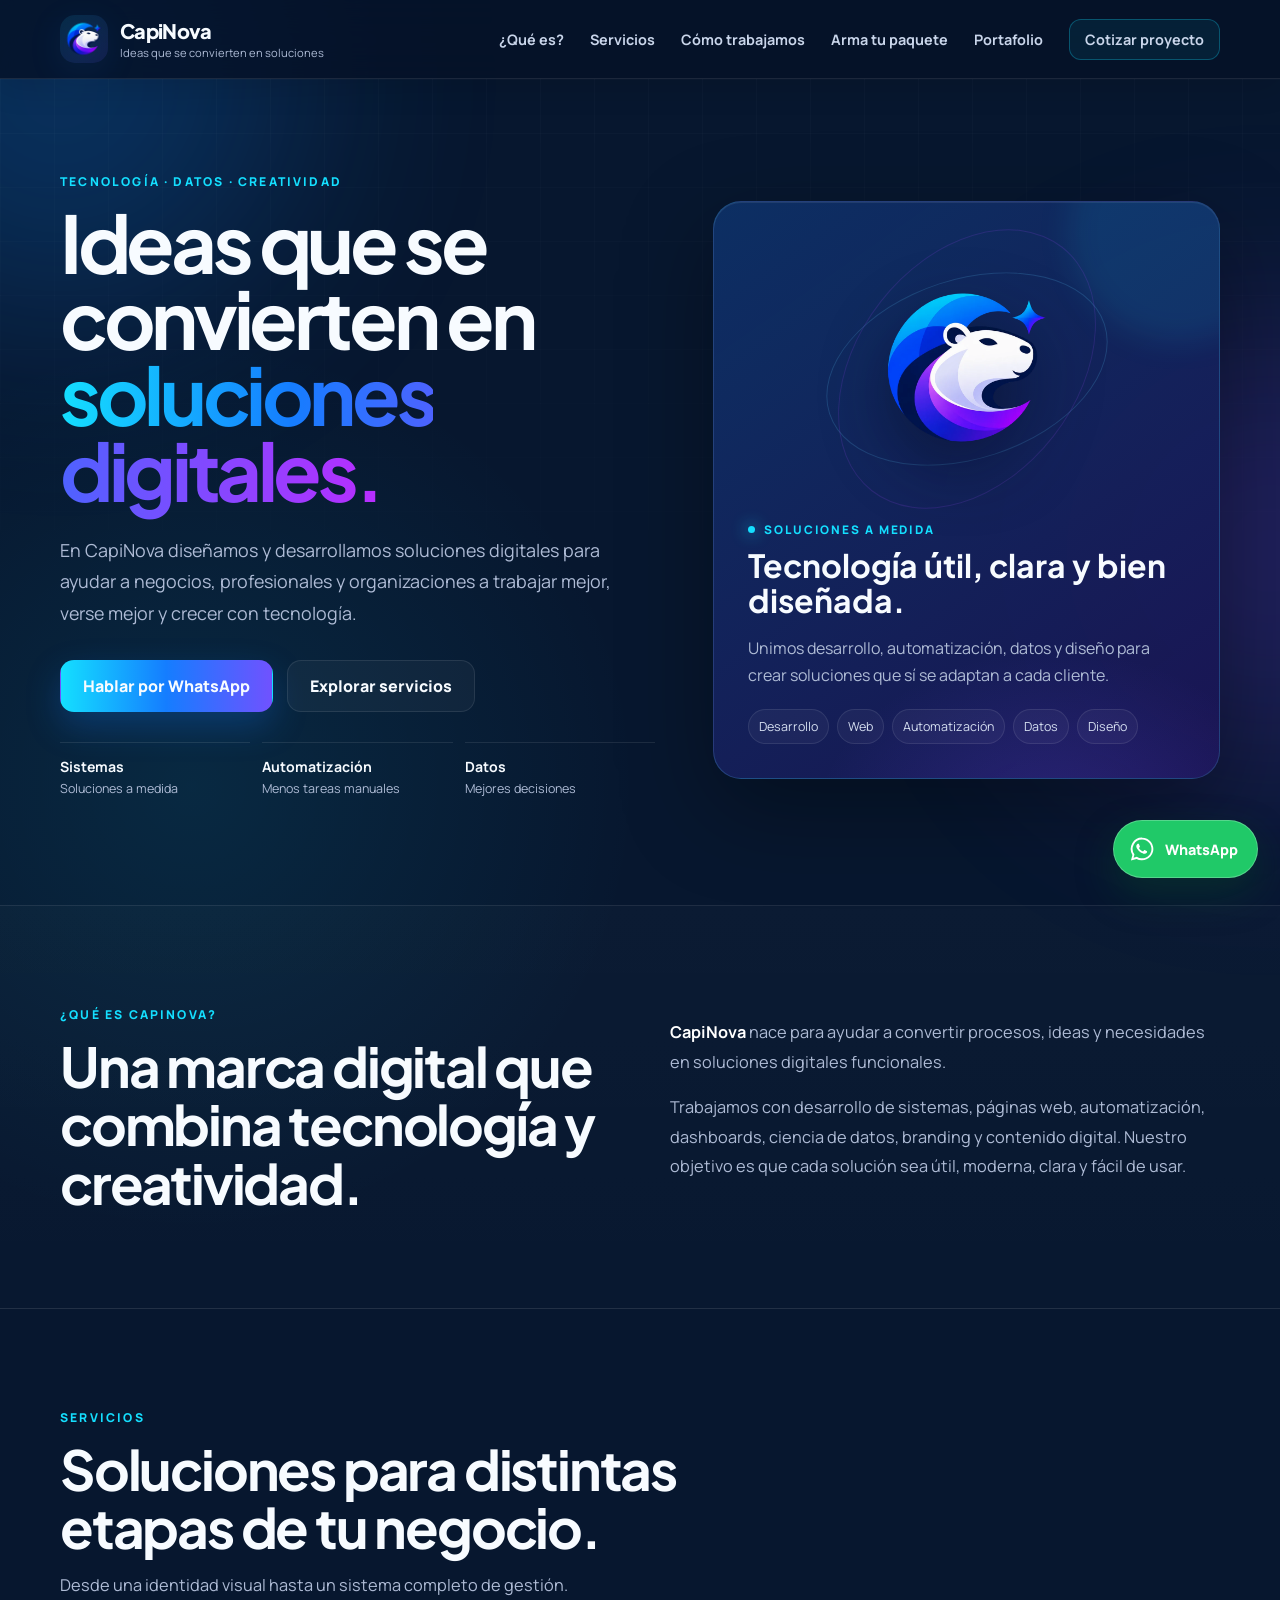
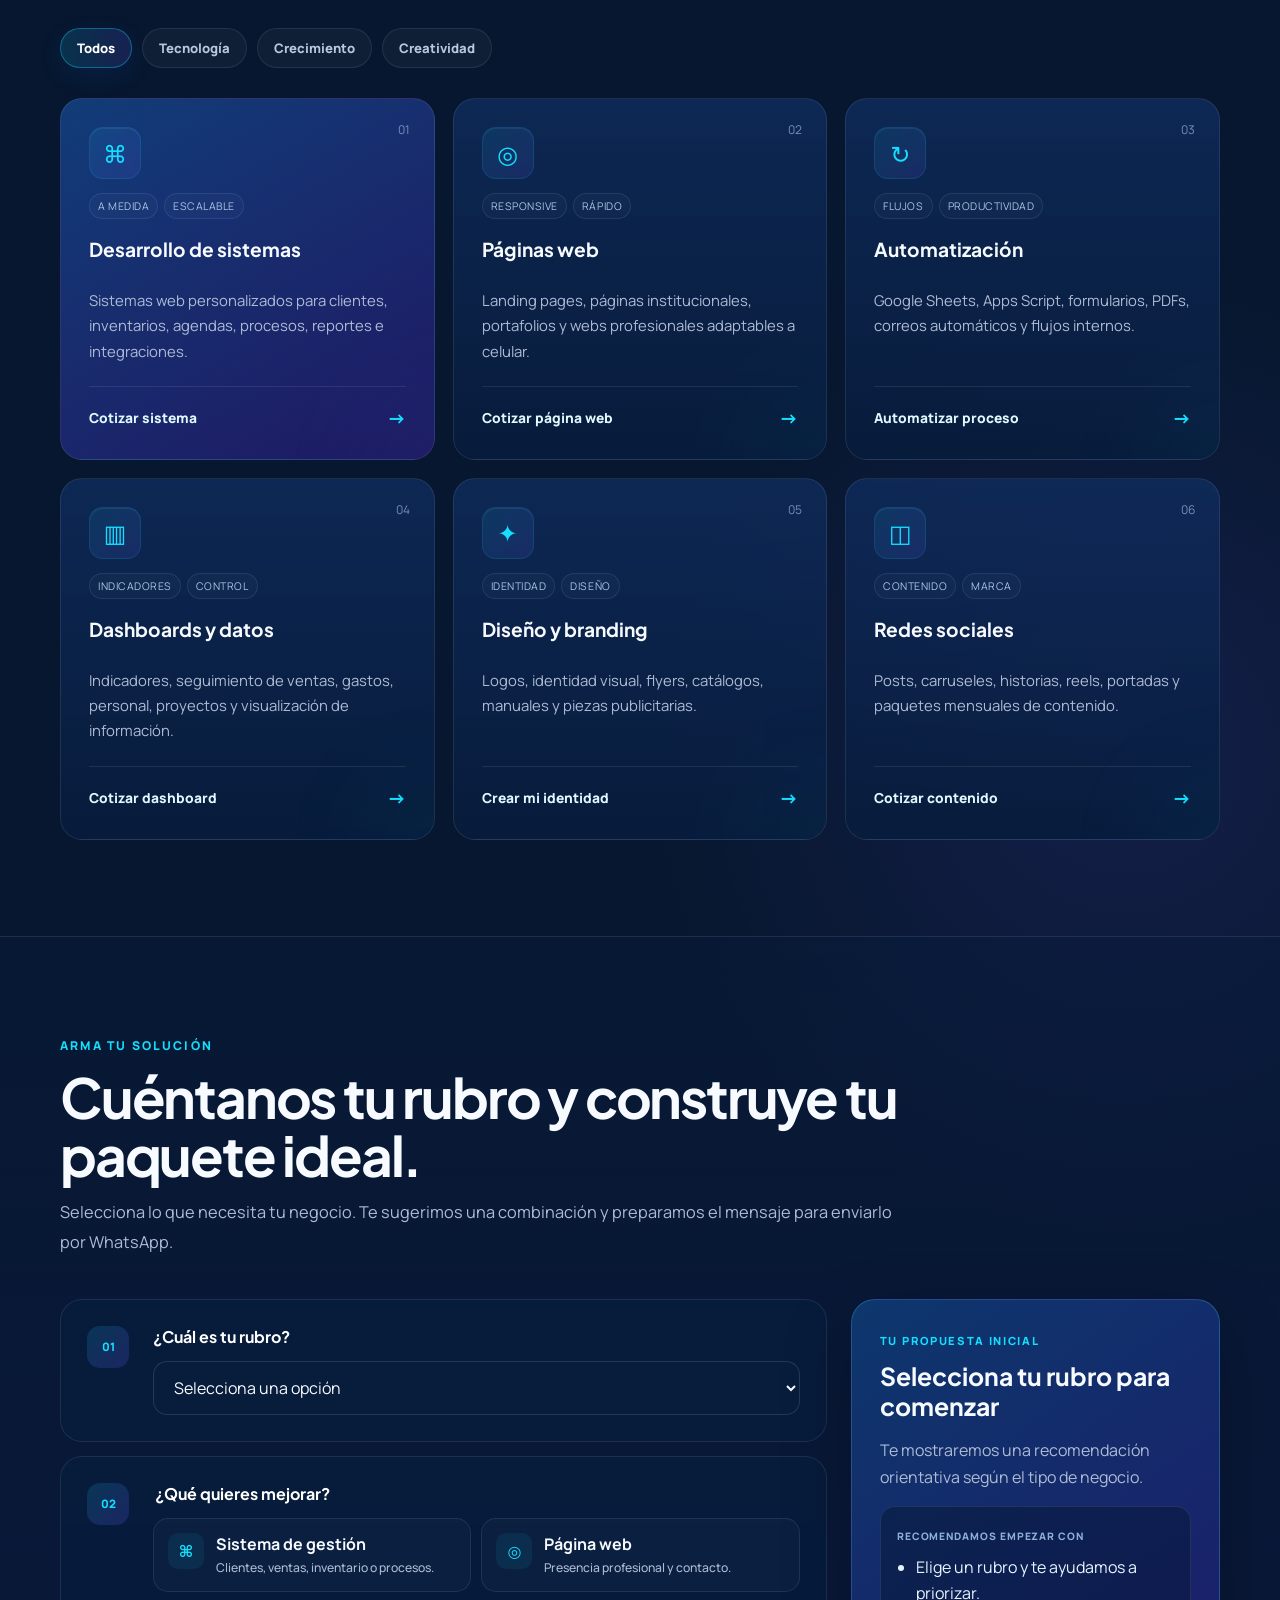
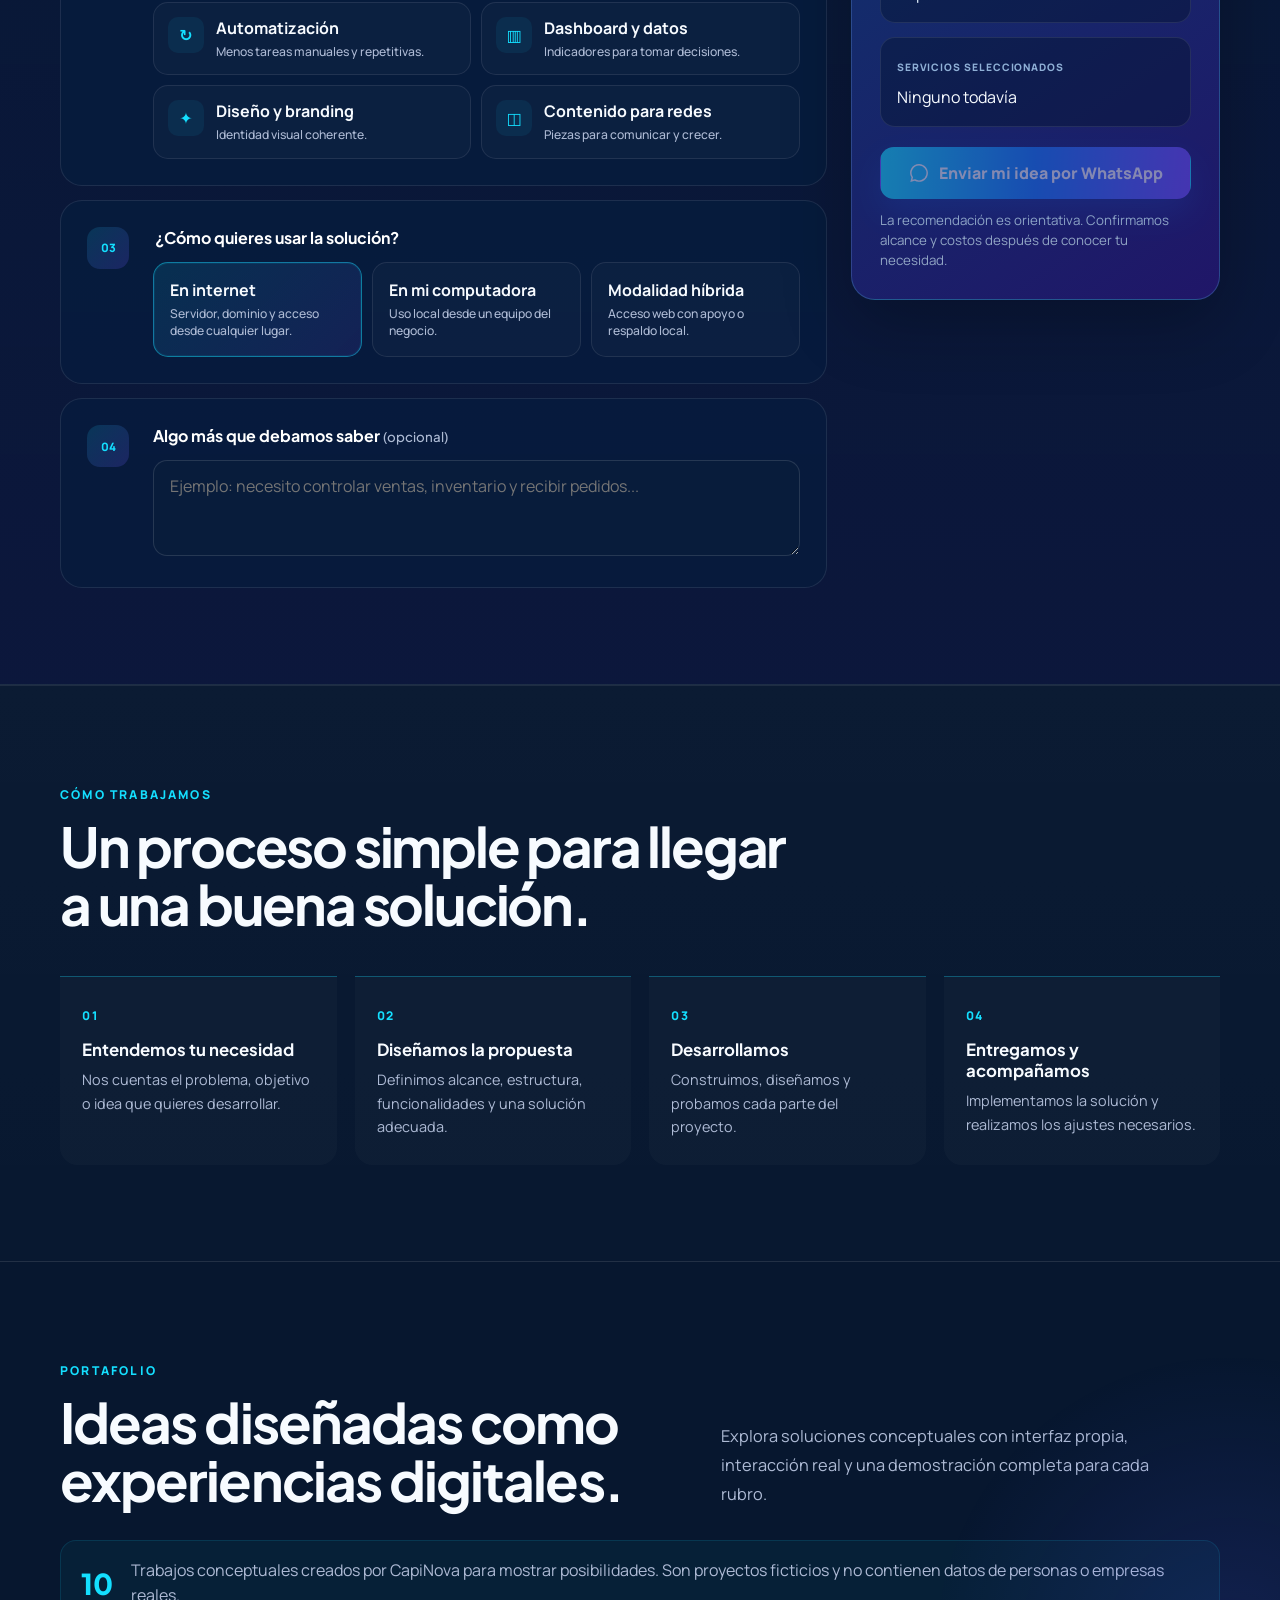
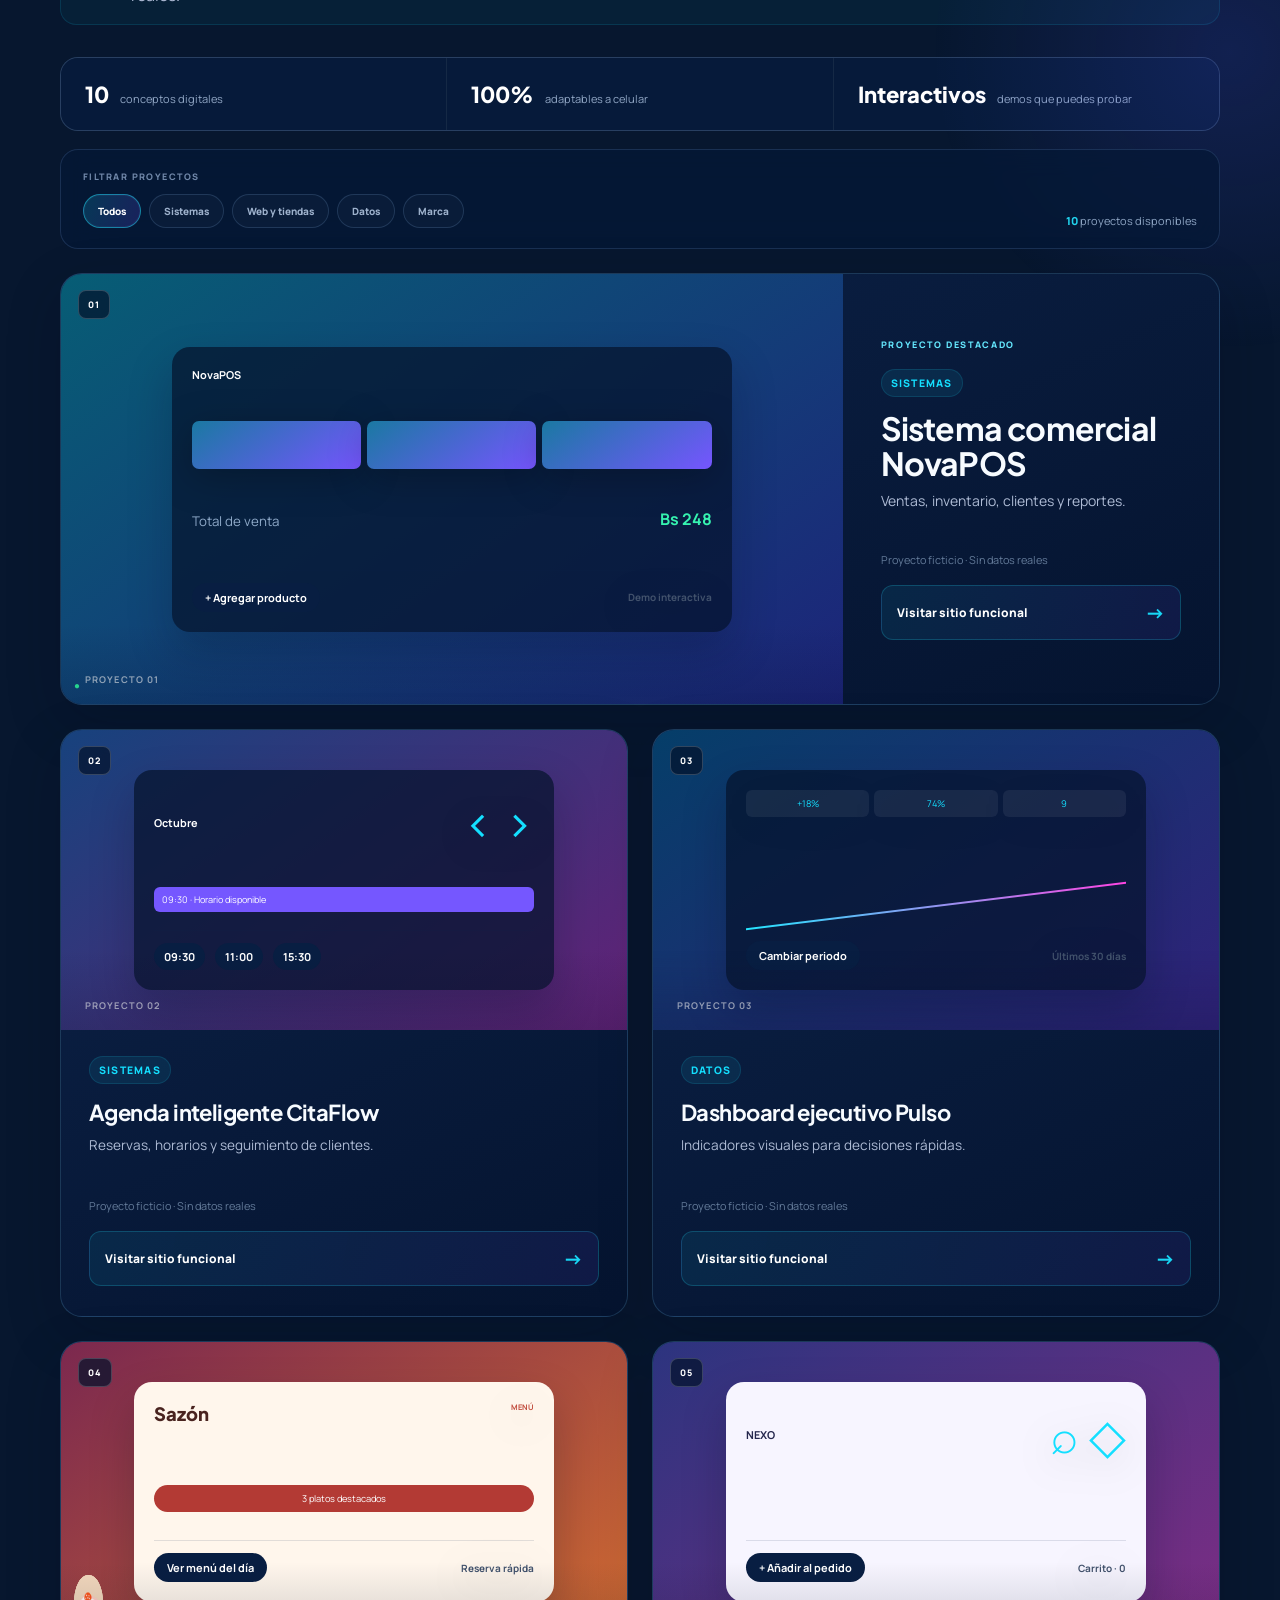
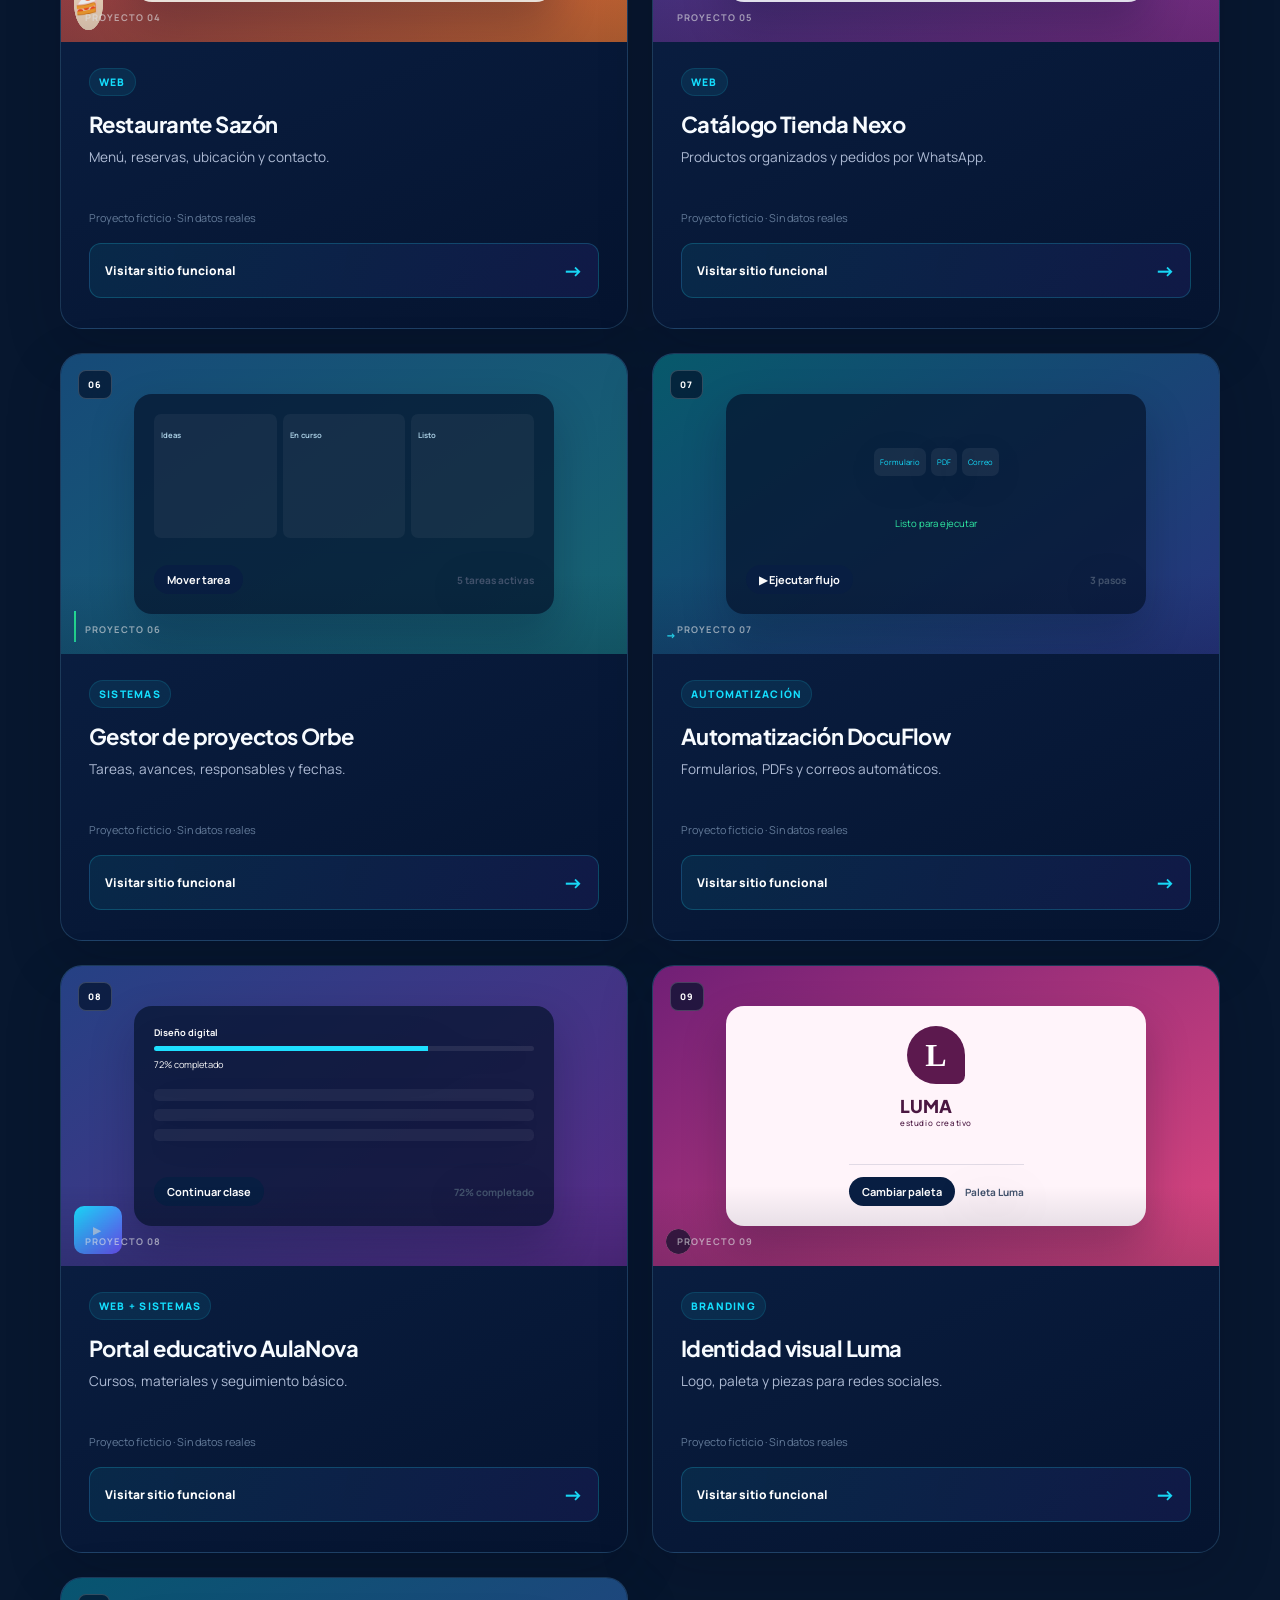
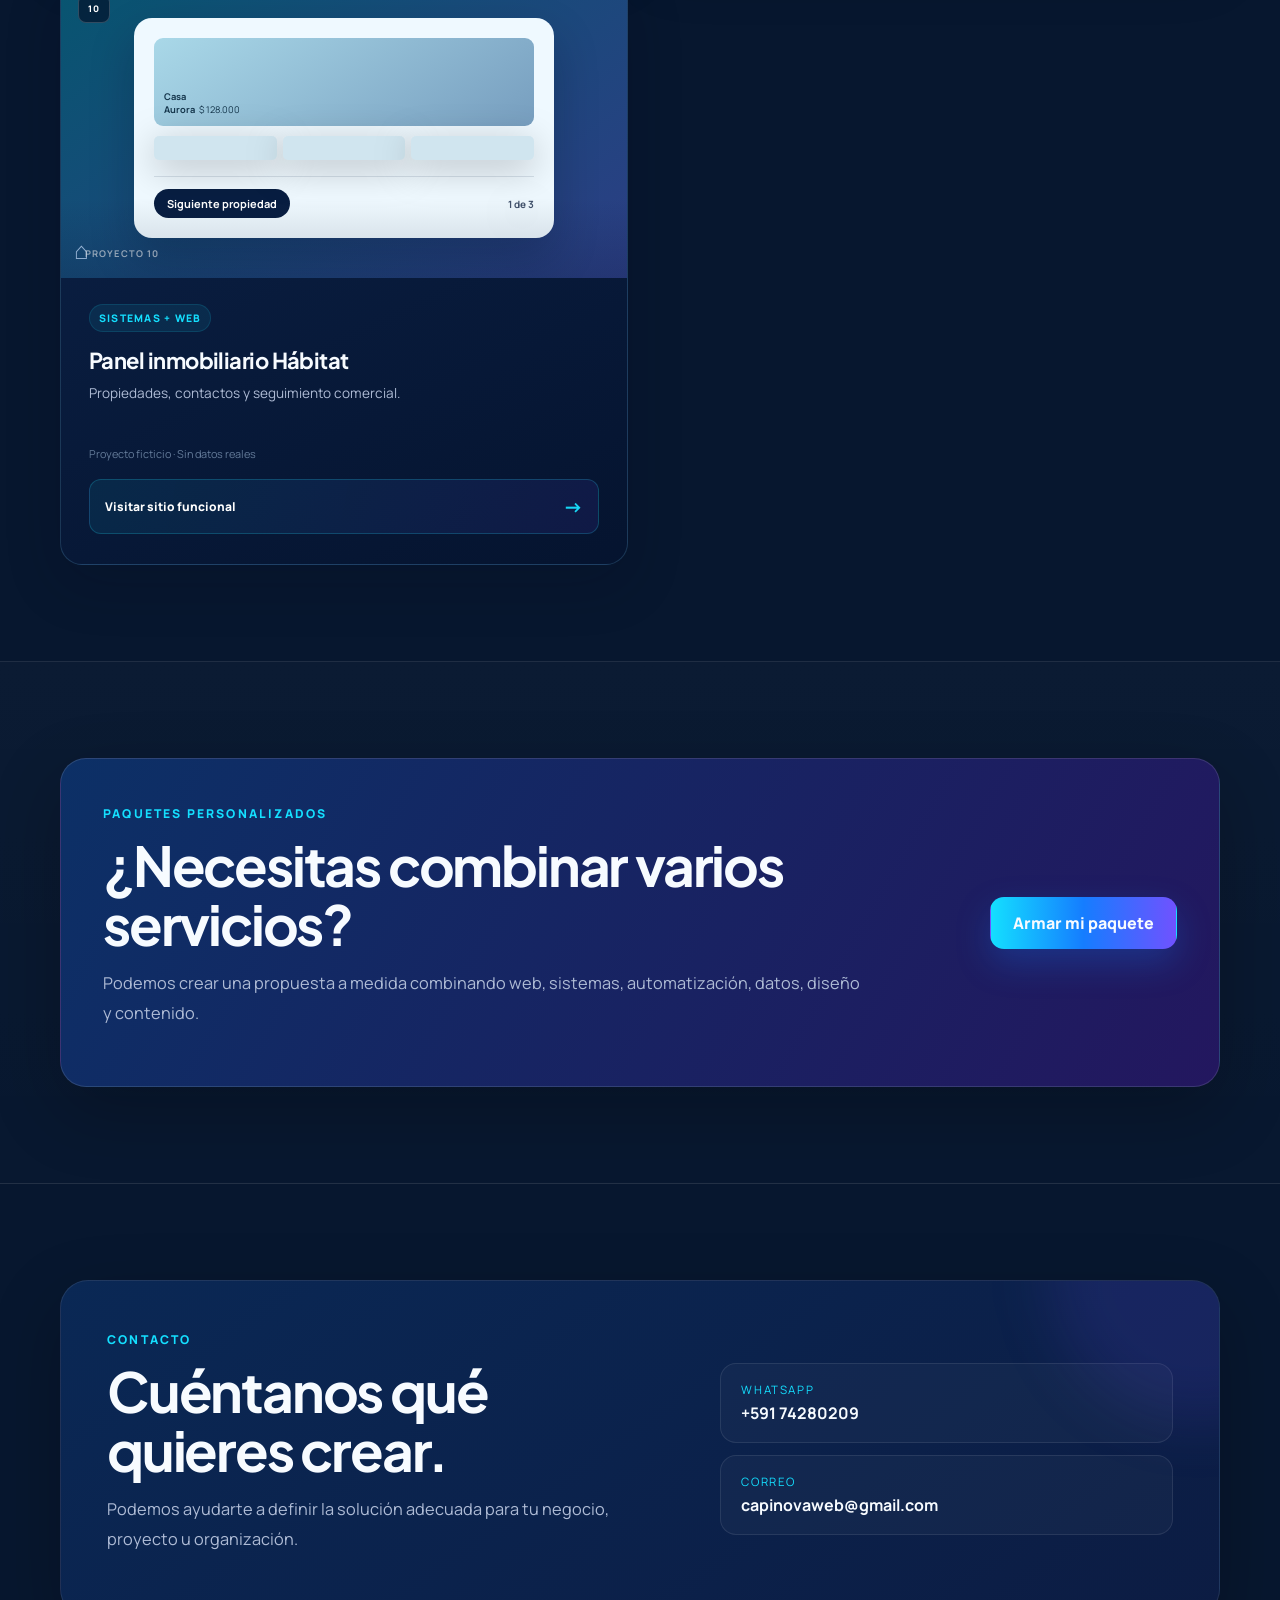
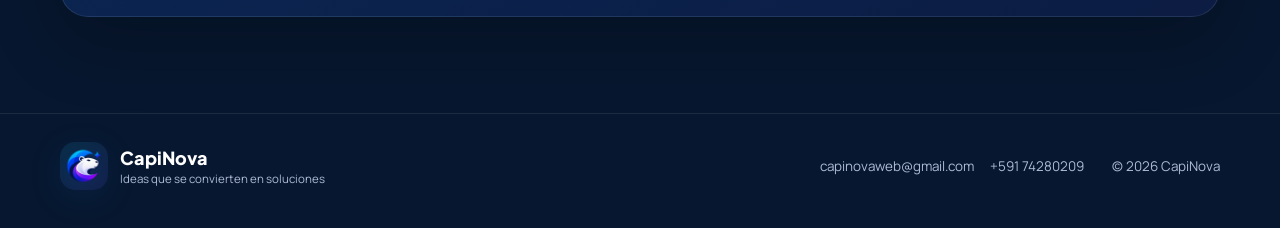
<file: index.html>
<!DOCTYPE html>
<html lang="es">
<head>
  <meta charset="UTF-8">
  <meta name="viewport" content="width=device-width, initial-scale=1.0">
  <meta name="theme-color" content="#07172f">
  <meta name="description" content="CapiNova crea soluciones digitales para negocios y profesionales: desarrollo de sistemas, páginas web, automatización, dashboards, datos, branding y contenido digital.">
  <meta property="og:title" content="CapiNova | Ideas que se convierten en soluciones">
  <meta property="og:description" content="Tecnología, datos y creatividad para convertir ideas en soluciones digitales funcionales.">
  <meta property="og:type" content="website">
  <meta property="og:image" content="https://alebaspi321.github.io/capinova/assets/logo-official.webp">
  <title>CapiNova | Soluciones digitales</title>
  <link rel="preconnect" href="https://fonts.googleapis.com">
  <link rel="preconnect" href="https://fonts.gstatic.com" crossorigin>
  <link href="https://fonts.googleapis.com/css2?family=Manrope:wght@400;500;600;700;800&family=Plus+Jakarta+Sans:wght@600;700;800&display=swap" rel="stylesheet">
  <link rel="stylesheet" href="style.css?v=20261014-1120">
</head>
<body>
  <div class="page-glow glow-one"></div>
  <div class="page-glow glow-two"></div>

  <header class="site-header">
    <div class="container nav">
      <a class="brand" href="#inicio" aria-label="CapiNova">
        <img class="brand-logo" src="./assets/logo-official.webp?v=20261013-0300" width="128" height="128" decoding="async" alt="Logo oficial de CapiNova">
        <span class="brand-copy">
          <strong>CapiNova</strong>
          <small>Ideas que se convierten en soluciones</small>
        </span>
      </a>

      <button class="menu-toggle" aria-label="Abrir menú" aria-expanded="false" aria-controls="main-navigation">
        <span></span><span></span><span></span>
      </button>

      <nav class="nav-links" id="main-navigation">
        <a href="#que-es">¿Qué es?</a>
        <a href="#servicios">Servicios</a>
        <a href="#proceso">Cómo trabajamos</a>
        <a href="#configurador">Arma tu paquete</a>
        <a href="#portafolio">Portafolio</a>
        <a href="#contacto" class="nav-cta">Cotizar proyecto</a>
      </nav>
    </div>
  </header>

  <main>
    <section class="hero" id="inicio">
      <div class="container hero-grid">
        <div class="hero-copy">
          <span class="eyebrow">TECNOLOGÍA · DATOS · CREATIVIDAD</span>
          <h1>Ideas que se convierten en <span>soluciones digitales.</span></h1>
          <p class="hero-text">
            En CapiNova diseñamos y desarrollamos soluciones digitales para ayudar a negocios, profesionales y organizaciones a trabajar mejor, verse mejor y crecer con tecnología.
          </p>

          <div class="hero-actions">
            <a class="btn btn-primary" href="https://wa.me/59174280209?text=Hola%20CapiNova,%20me%20gustar%C3%ADa%20solicitar%20una%20cotizaci%C3%B3n." target="_blank" rel="noopener">Hablar por WhatsApp</a>
            <a class="btn btn-secondary" href="#servicios">Explorar servicios</a>
          </div>

          <div class="trust-row">
            <div><strong>Sistemas</strong><span>Soluciones a medida</span></div>
            <div><strong>Automatización</strong><span>Menos tareas manuales</span></div>
            <div><strong>Datos</strong><span>Mejores decisiones</span></div>
          </div>
        </div>

        <div class="hero-panel">
          <div class="hero-logo-wrap" aria-hidden="true">
            <span class="orbit orbit-one"></span>
            <span class="orbit orbit-two"></span>
            <img class="hero-logo" src="./assets/logo-official.webp?v=20261013-0300" width="128" height="128" decoding="async" alt="Logo oficial de CapiNova">
          </div>
          <div class="hero-panel-copy">
            <span class="panel-label"><i></i> SOLUCIONES A MEDIDA</span>
            <h2>Tecnología útil, clara y bien diseñada.</h2>
            <p>Unimos desarrollo, automatización, datos y diseño para crear soluciones que sí se adaptan a cada cliente.</p>
          </div>
          <div class="panel-chips">
            <span>Desarrollo</span><span>Web</span><span>Automatización</span><span>Datos</span><span>Diseño</span>
          </div>
        </div>
      </div>
    </section>

    <section class="section section-soft" id="que-es">
      <div class="container two-col">
        <div>
          <span class="eyebrow">¿QUÉ ES CAPINOVA?</span>
          <h2>Una marca digital que combina tecnología y creatividad.</h2>
        </div>
        <div class="body-copy">
          <p><strong>CapiNova</strong> nace para ayudar a convertir procesos, ideas y necesidades en soluciones digitales funcionales.</p>
          <p>Trabajamos con desarrollo de sistemas, páginas web, automatización, dashboards, ciencia de datos, branding y contenido digital. Nuestro objetivo es que cada solución sea útil, moderna, clara y fácil de usar.</p>
        </div>
      </div>
    </section>

    <section class="section" id="servicios">
      <div class="container">
        <div class="section-heading">
          <span class="eyebrow">SERVICIOS</span>
          <h2>Soluciones para distintas etapas de tu negocio.</h2>
          <p>Desde una identidad visual hasta un sistema completo de gestión.</p>
        </div>

        <div class="service-filters" role="group" aria-label="Filtrar servicios">
          <button class="service-filter active" type="button" data-filter="all">Todos</button>
          <button class="service-filter" type="button" data-filter="tecnologia">Tecnología</button>
          <button class="service-filter" type="button" data-filter="crecimiento">Crecimiento</button>
          <button class="service-filter" type="button" data-filter="creatividad">Creatividad</button>
        </div>

        <div class="services-grid">
          <article class="service-card featured" data-category="tecnologia">
            <span class="service-no">01</span>
            <div class="service-icon" aria-hidden="true">⌘</div>
            <div class="service-tags"><span>A medida</span><span>Escalable</span></div>
            <h3>Desarrollo de sistemas</h3>
            <p>Sistemas web personalizados para clientes, inventarios, agendas, procesos, reportes e integraciones.</p>
            <a class="service-link" href="https://wa.me/59174280209?text=Hola%20CapiNova,%20quiero%20cotizar%20un%20sistema%20a%20medida." target="_blank" rel="noopener">Cotizar sistema <span>→</span></a>
          </article>
          <article class="service-card" data-category="crecimiento">
            <span class="service-no">02</span>
            <div class="service-icon" aria-hidden="true">◎</div>
            <div class="service-tags"><span>Responsive</span><span>Rápido</span></div>
            <h3>Páginas web</h3>
            <p>Landing pages, páginas institucionales, portafolios y webs profesionales adaptables a celular.</p>
            <a class="service-link" href="https://wa.me/59174280209?text=Hola%20CapiNova,%20quiero%20cotizar%20una%20p%C3%A1gina%20web." target="_blank" rel="noopener">Cotizar página web <span>→</span></a>
          </article>
          <article class="service-card" data-category="tecnologia">
            <span class="service-no">03</span>
            <div class="service-icon" aria-hidden="true">↻</div>
            <div class="service-tags"><span>Flujos</span><span>Productividad</span></div>
            <h3>Automatización</h3>
            <p>Google Sheets, Apps Script, formularios, PDFs, correos automáticos y flujos internos.</p>
            <a class="service-link" href="https://wa.me/59174280209?text=Hola%20CapiNova,%20quiero%20automatizar%20un%20proceso." target="_blank" rel="noopener">Automatizar proceso <span>→</span></a>
          </article>
          <article class="service-card" data-category="tecnologia">
            <span class="service-no">04</span>
            <div class="service-icon" aria-hidden="true">▥</div>
            <div class="service-tags"><span>Indicadores</span><span>Control</span></div>
            <h3>Dashboards y datos</h3>
            <p>Indicadores, seguimiento de ventas, gastos, personal, proyectos y visualización de información.</p>
            <a class="service-link" href="https://wa.me/59174280209?text=Hola%20CapiNova,%20quiero%20cotizar%20un%20dashboard%20de%20datos." target="_blank" rel="noopener">Cotizar dashboard <span>→</span></a>
          </article>
          <article class="service-card" data-category="creatividad">
            <span class="service-no">05</span>
            <div class="service-icon" aria-hidden="true">✦</div>
            <div class="service-tags"><span>Identidad</span><span>Diseño</span></div>
            <h3>Diseño y branding</h3>
            <p>Logos, identidad visual, flyers, catálogos, manuales y piezas publicitarias.</p>
            <a class="service-link" href="https://wa.me/59174280209?text=Hola%20CapiNova,%20quiero%20cotizar%20dise%C3%B1o%20y%20branding." target="_blank" rel="noopener">Crear mi identidad <span>→</span></a>
          </article>
          <article class="service-card" data-category="crecimiento creatividad">
            <span class="service-no">06</span>
            <div class="service-icon" aria-hidden="true">◫</div>
            <div class="service-tags"><span>Contenido</span><span>Marca</span></div>
            <h3>Redes sociales</h3>
            <p>Posts, carruseles, historias, reels, portadas y paquetes mensuales de contenido.</p>
            <a class="service-link" href="https://wa.me/59174280209?text=Hola%20CapiNova,%20quiero%20cotizar%20contenido%20para%20redes%20sociales." target="_blank" rel="noopener">Cotizar contenido <span>→</span></a>
          </article>
        </div>
      </div>
    </section>

    <section class="section package-builder-section" id="configurador">
      <div class="container">
        <div class="section-heading builder-heading">
          <span class="eyebrow">ARMA TU SOLUCIÓN</span>
          <h2>Cuéntanos tu rubro y construye tu paquete ideal.</h2>
          <p>Selecciona lo que necesita tu negocio. Te sugerimos una combinación y preparamos el mensaje para enviarlo por WhatsApp.</p>
        </div>

        <div class="package-builder">
          <form class="builder-form" id="package-form">
            <div class="builder-step">
              <span class="step-number">01</span>
              <div class="step-content">
                <label for="business-type">¿Cuál es tu rubro?</label>
                <select id="business-type" name="businessType">
                  <option value="">Selecciona una opción</option>
                  <option value="restaurante">Restaurante o cafetería</option>
                  <option value="comercio">Tienda o comercio</option>
                  <option value="profesional">Servicios profesionales</option>
                  <option value="salud">Salud y bienestar</option>
                  <option value="educacion">Educación o capacitación</option>
                  <option value="inmobiliaria">Inmobiliaria o construcción</option>
                  <option value="turismo">Turismo, hotelería o eventos</option>
                  <option value="emprendimiento">Emprendimiento o marca personal</option>
                  <option value="otro">Otro rubro</option>
                </select>
              </div>
            </div>

            <div class="builder-step">
              <span class="step-number">02</span>
              <fieldset class="step-content">
                <legend>¿Qué quieres mejorar?</legend>
                <div class="need-grid">
                  <label class="need-option"><input type="checkbox" name="service" value="Sistema de gestión"><span><b>⌘</b><strong>Sistema de gestión</strong><small>Clientes, ventas, inventario o procesos.</small></span></label>
                  <label class="need-option"><input type="checkbox" name="service" value="Página web"><span><b>◎</b><strong>Página web</strong><small>Presencia profesional y contacto.</small></span></label>
                  <label class="need-option"><input type="checkbox" name="service" value="Automatización"><span><b>↻</b><strong>Automatización</strong><small>Menos tareas manuales y repetitivas.</small></span></label>
                  <label class="need-option"><input type="checkbox" name="service" value="Dashboard y datos"><span><b>▥</b><strong>Dashboard y datos</strong><small>Indicadores para tomar decisiones.</small></span></label>
                  <label class="need-option"><input type="checkbox" name="service" value="Diseño y branding"><span><b>✦</b><strong>Diseño y branding</strong><small>Identidad visual coherente.</small></span></label>
                  <label class="need-option"><input type="checkbox" name="service" value="Contenido para redes"><span><b>◫</b><strong>Contenido para redes</strong><small>Piezas para comunicar y crecer.</small></span></label>
                </div>
              </fieldset>
            </div>

            <div class="builder-step">
              <span class="step-number">03</span>
              <fieldset class="step-content">
                <legend>¿Cómo quieres usar la solución?</legend>
                <div class="delivery-grid">
                  <label class="delivery-option"><input type="radio" name="delivery" value="En internet, con servidor y dominio" checked><span><strong>En internet</strong><small>Servidor, dominio y acceso desde cualquier lugar.</small></span></label>
                  <label class="delivery-option"><input type="radio" name="delivery" value="Instalada en una computadora local"><span><strong>En mi computadora</strong><small>Uso local desde un equipo del negocio.</small></span></label>
                  <label class="delivery-option"><input type="radio" name="delivery" value="Opción híbrida: internet y respaldo local"><span><strong>Modalidad híbrida</strong><small>Acceso web con apoyo o respaldo local.</small></span></label>
                </div>
              </fieldset>
            </div>

            <div class="builder-step">
              <span class="step-number">04</span>
              <div class="step-content">
                <label for="project-detail">Algo más que debamos saber <small>(opcional)</small></label>
                <textarea id="project-detail" rows="3" placeholder="Ejemplo: necesito controlar ventas, inventario y recibir pedidos..."></textarea>
              </div>
            </div>
          </form>

          <aside class="builder-summary" aria-live="polite">
            <span class="summary-kicker">TU PROPUESTA INICIAL</span>
            <h3 id="summary-title">Selecciona tu rubro para comenzar</h3>
            <p id="summary-text">Te mostraremos una recomendación orientativa según el tipo de negocio.</p>
            <div class="recommendation-box">
              <small>Recomendamos empezar con</small>
              <ul id="recommended-list"><li>Elige un rubro y te ayudamos a priorizar.</li></ul>
            </div>
            <div class="selected-summary">
              <small>Servicios seleccionados</small>
              <p id="selected-services">Ninguno todavía</p>
            </div>
            <a class="btn btn-primary builder-whatsapp disabled" id="builder-whatsapp" href="#" target="_blank" rel="noopener" aria-disabled="true">
              <svg viewBox="0 0 32 32" aria-hidden="true"><path fill="currentColor" d="M16.04 3A12.9 12.9 0 0 0 5.08 22.72L3.35 29l6.43-1.69A12.95 12.95 0 1 0 16.04 3Zm0 2.18a10.76 10.76 0 1 1-5.49 20.01l-.39-.23-3.82 1 1.02-3.72-.25-.4a10.74 10.74 0 0 1 8.93-16.66Z"/></svg>
              Enviar mi idea por WhatsApp
            </a>
            <small class="summary-note">La recomendación es orientativa. Confirmamos alcance y costos después de conocer tu necesidad.</small>
          </aside>
        </div>
      </div>
    </section>

    <section class="section section-soft" id="proceso">
      <div class="container">
        <div class="section-heading">
          <span class="eyebrow">CÓMO TRABAJAMOS</span>
          <h2>Un proceso simple para llegar a una buena solución.</h2>
        </div>

        <div class="process-grid">
          <article><span>01</span><h3>Entendemos tu necesidad</h3><p>Nos cuentas el problema, objetivo o idea que quieres desarrollar.</p></article>
          <article><span>02</span><h3>Diseñamos la propuesta</h3><p>Definimos alcance, estructura, funcionalidades y una solución adecuada.</p></article>
          <article><span>03</span><h3>Desarrollamos</h3><p>Construimos, diseñamos y probamos cada parte del proyecto.</p></article>
          <article><span>04</span><h3>Entregamos y acompañamos</h3><p>Implementamos la solución y realizamos los ajustes necesarios.</p></article>
        </div>
      </div>
    </section>

    <section class="section" id="portafolio">
      <div class="container">
        <div class="section-heading portfolio-heading">
          <div>
            <span class="eyebrow">PORTAFOLIO</span>
            <h2>Ideas diseñadas como experiencias digitales.</h2>
          </div>
          <p>Explora soluciones conceptuales con interfaz propia, interacción real y una demostración completa para cada rubro.</p>
        </div>

        <div class="demo-notice"><span>10</span><p>Trabajos conceptuales creados por CapiNova para mostrar posibilidades. Son proyectos ficticios y no contienen datos de personas o empresas reales.</p></div>
        <div class="portfolio-proof" aria-label="Características del portafolio">
          <div><strong>10</strong><span>conceptos digitales</span></div>
          <div><strong>100%</strong><span>adaptables a celular</span></div>
          <div><strong>Interactivos</strong><span>demos que puedes probar</span></div>
        </div>
        <div class="portfolio-toolbar">
          <div><small>FILTRAR PROYECTOS</small><div class="portfolio-filters" role="group" aria-label="Filtrar proyectos">
            <button class="portfolio-filter active" type="button" data-portfolio-filter="all">Todos</button>
            <button class="portfolio-filter" type="button" data-portfolio-filter="system">Sistemas</button>
            <button class="portfolio-filter" type="button" data-portfolio-filter="web">Web y tiendas</button>
            <button class="portfolio-filter" type="button" data-portfolio-filter="data">Datos</button>
            <button class="portfolio-filter" type="button" data-portfolio-filter="brand">Marca</button>
          </div></div>
          <p><span id="portfolio-count">10</span> proyectos disponibles</p>
        </div>
        <div class="portfolio-grid demo-grid">
          <article class="demo-card project-pos featured-project" data-portfolio-category="system">
            <div class="demo-visual visual-pos"><div class="project-mini"><div class="mini-pos-head"><b>NovaPOS</b><i>●</i></div><div class="mini-products"><span></span><span></span><span></span></div><div class="mini-total"><small>Total de venta</small><strong data-demo-output>Bs 248</strong></div><div class="live-demo-controls"><button type="button" data-live-demo="pos" onclick="event.stopImmediatePropagation();const o=this.closest('.demo-card').querySelector('[data-demo-output]');o.textContent='Bs '+(Number(o.textContent.replace(/\D/g,''))+36)">+ Agregar producto</button><span>Demo interactiva</span></div></div><em>PROYECTO 01</em></div>
            <div class="demo-copy"><span>SISTEMAS</span><h3>Sistema comercial NovaPOS</h3><p>Ventas, inventario, clientes y reportes.</p><small>Proyecto ficticio · Sin datos reales</small><a class="project-open-link" href="./sitio.html?id=1&mode=full">Visitar sitio funcional <span>→</span></a></div>
          </article>
          <article class="demo-card project-calendar" data-portfolio-category="system">
            <div class="demo-visual visual-calendar"><div class="project-mini"><div class="mini-cal-head"><b>Octubre</b><span>‹ ›</span></div><div class="mini-cal-grid"><i></i><i></i><i></i><i></i><i></i><i></i><i></i><i></i><i></i><i></i><i></i><i></i><i></i><i></i><i></i><i></i><i></i><i></i><i></i><i></i><i></i></div><div class="mini-appointment" data-demo-output>09:30 · Horario disponible</div><div class="live-demo-controls time-choices"><button type="button" data-live-demo="calendar" onclick="event.stopImmediatePropagation();const c=this.closest('.demo-card');c.querySelectorAll('[data-live-demo=calendar]').forEach(b=>b.classList.toggle('is-active',b===this));c.querySelector('[data-demo-output]').textContent=this.dataset.value+' · Cita seleccionada'" data-value="09:30">09:30</button><button type="button" data-live-demo="calendar" onclick="event.stopImmediatePropagation();const c=this.closest('.demo-card');c.querySelectorAll('[data-live-demo=calendar]').forEach(b=>b.classList.toggle('is-active',b===this));c.querySelector('[data-demo-output]').textContent=this.dataset.value+' · Cita seleccionada'" data-value="11:00">11:00</button><button type="button" data-live-demo="calendar" onclick="event.stopImmediatePropagation();const c=this.closest('.demo-card');c.querySelectorAll('[data-live-demo=calendar]').forEach(b=>b.classList.toggle('is-active',b===this));c.querySelector('[data-demo-output]').textContent=this.dataset.value+' · Cita seleccionada'" data-value="15:30">15:30</button></div></div><em>PROYECTO 02</em></div>
            <div class="demo-copy"><span>SISTEMAS</span><h3>Agenda inteligente CitaFlow</h3><p>Reservas, horarios y seguimiento de clientes.</p><small>Proyecto ficticio · Sin datos reales</small><a class="project-open-link" href="./sitio.html?id=2&mode=full">Visitar sitio funcional <span>→</span></a></div>
          </article>
          <article class="demo-card project-analytics" data-portfolio-category="data">
            <div class="demo-visual visual-analytics"><div class="project-mini"><div class="mini-kpis"><span>+18%</span><span>74%</span><span>9</span></div><div class="mini-bars"><i></i><i></i><i></i><i></i><i></i><i></i></div><div class="mini-line"></div><div class="live-demo-controls"><button type="button" data-live-demo="analytics" onclick="event.stopImmediatePropagation();const o=this.closest('.demo-card').querySelector('[data-demo-output]');o.textContent=o.textContent==='Esta semana'?'Este trimestre':'Esta semana'">Cambiar periodo</button><span data-demo-output>Últimos 30 días</span></div></div><em>PROYECTO 03</em></div>
            <div class="demo-copy"><span>DATOS</span><h3>Dashboard ejecutivo Pulso</h3><p>Indicadores visuales para decisiones rápidas.</p><small>Proyecto ficticio · Sin datos reales</small><a class="project-open-link" href="./sitio.html?id=3&mode=full">Visitar sitio funcional <span>→</span></a></div>
          </article>
          <article class="demo-card project-restaurant" data-portfolio-category="web">
            <div class="demo-visual visual-restaurant"><div class="project-mini"><div class="mini-food-title">Sazón<span>MENÚ</span></div><div class="mini-dishes"><i>🍲</i><i>🥗</i><i>🍰</i></div><div class="mini-reserve" data-demo-output>3 platos destacados</div><div class="live-demo-controls"><button type="button" data-live-demo="restaurant" onclick="event.stopImmediatePropagation();this.closest('.demo-card').querySelector('[data-demo-output]').textContent='Menú del día disponible'">Ver menú del día</button><span>Reserva rápida</span></div></div><em>PROYECTO 04</em></div>
            <div class="demo-copy"><span>WEB</span><h3>Restaurante Sazón</h3><p>Menú, reservas, ubicación y contacto.</p><small>Proyecto ficticio · Sin datos reales</small><a class="project-open-link" href="./sitio.html?id=4&mode=full">Visitar sitio funcional <span>→</span></a></div>
          </article>
          <article class="demo-card project-shop" data-portfolio-category="web">
            <div class="demo-visual visual-shop"><div class="project-mini"><div class="mini-shop-head"><b>NEXO</b><span>⌕  ◇</span></div><div class="mini-shop-grid"><i></i><i></i><i></i><i></i></div><div class="live-demo-controls"><button type="button" data-live-demo="shop" onclick="event.stopImmediatePropagation();const o=this.closest('.demo-card').querySelector('[data-demo-output]');o.textContent='Carrito · '+(Number(o.textContent.split('·')[1])+1)">+ Añadir al pedido</button><span data-demo-output>Carrito · 0</span></div></div><em>PROYECTO 05</em></div>
            <div class="demo-copy"><span>WEB</span><h3>Catálogo Tienda Nexo</h3><p>Productos organizados y pedidos por WhatsApp.</p><small>Proyecto ficticio · Sin datos reales</small><a class="project-open-link" href="./sitio.html?id=5&mode=full">Visitar sitio funcional <span>→</span></a></div>
          </article>
          <article class="demo-card project-kanban" data-portfolio-category="system">
            <div class="demo-visual visual-kanban"><div class="project-mini"><div class="mini-board"><div><b>Ideas</b><i></i><i></i></div><div><b>En curso</b><i></i><i></i></div><div><b>Listo</b><i></i></div></div><div class="live-demo-controls"><button type="button" data-live-demo="kanban" onclick="event.stopImmediatePropagation();const o=this.closest('.demo-card').querySelector('[data-demo-output]');o.textContent='4 tareas activas'">Mover tarea</button><span data-demo-output>5 tareas activas</span></div></div><em>PROYECTO 06</em></div>
            <div class="demo-copy"><span>SISTEMAS</span><h3>Gestor de proyectos Orbe</h3><p>Tareas, avances, responsables y fechas.</p><small>Proyecto ficticio · Sin datos reales</small><a class="project-open-link" href="./sitio.html?id=6&mode=full">Visitar sitio funcional <span>→</span></a></div>
          </article>
          <article class="demo-card project-flow" data-portfolio-category="system">
            <div class="demo-visual visual-flow"><div class="project-mini"><div class="mini-flow"><span>Formulario</span><i>→</i><span>PDF</span><i>→</i><span>Correo</span></div><div class="mini-flow-status" data-demo-output>Listo para ejecutar</div><div class="live-demo-controls"><button type="button" data-live-demo="flow" onclick="event.stopImmediatePropagation();const o=this.closest('.demo-card').querySelector('[data-demo-output]');o.textContent='Procesando…';setTimeout(()=>o.textContent='✓ Flujo completado',700)">▶ Ejecutar flujo</button><span>3 pasos</span></div></div><em>PROYECTO 07</em></div>
            <div class="demo-copy"><span>AUTOMATIZACIÓN</span><h3>Automatización DocuFlow</h3><p>Formularios, PDFs y correos automáticos.</p><small>Proyecto ficticio · Sin datos reales</small><a class="project-open-link" href="./sitio.html?id=7&mode=full">Visitar sitio funcional <span>→</span></a></div>
          </article>
          <article class="demo-card project-learning" data-portfolio-category="web">
            <div class="demo-visual visual-learning"><div class="project-mini"><div class="mini-course"><i>▶</i><div><b>Diseño digital</b><span></span><small>72% completado</small></div></div><div class="mini-lessons"><span></span><span></span><span></span></div><div class="live-demo-controls"><button type="button" data-live-demo="learning" onclick="event.stopImmediatePropagation();const o=this.closest('.demo-card').querySelector('[data-demo-output]');o.textContent=Math.min(100,Number(o.textContent.replace(/\D/g,''))+7)+'% completado'">Continuar clase</button><span data-demo-output>72% completado</span></div></div><em>PROYECTO 08</em></div>
            <div class="demo-copy"><span>WEB + SISTEMAS</span><h3>Portal educativo AulaNova</h3><p>Cursos, materiales y seguimiento básico.</p><small>Proyecto ficticio · Sin datos reales</small><a class="project-open-link" href="./sitio.html?id=8&mode=full">Visitar sitio funcional <span>→</span></a></div>
          </article>
          <article class="demo-card project-brand" data-portfolio-category="brand">
            <div class="demo-visual visual-brand"><div class="project-mini"><div class="mini-logo-mark">L</div><div class="mini-brand-name">LUMA<small>estudio creativo</small></div><div class="mini-swatches"><i></i><i></i><i></i><i></i></div><div class="live-demo-controls"><button type="button" data-live-demo="brand" onclick="event.stopImmediatePropagation();const c=this.closest('.demo-card');c.classList.toggle('palette-alt');c.querySelector('[data-demo-output]').textContent=c.classList.contains('palette-alt')?'Paleta Terracota':'Paleta Luma'">Cambiar paleta</button><span data-demo-output>Paleta Luma</span></div></div><em>PROYECTO 09</em></div>
            <div class="demo-copy"><span>BRANDING</span><h3>Identidad visual Luma</h3><p>Logo, paleta y piezas para redes sociales.</p><small>Proyecto ficticio · Sin datos reales</small><a class="project-open-link" href="./sitio.html?id=9&mode=full">Visitar sitio funcional <span>→</span></a></div>
          </article>
          <article class="demo-card project-estate" data-portfolio-category="web">
            <div class="demo-visual visual-estate"><div class="project-mini"><div class="mini-property-main"><i>⌂</i><b>Casa Aurora</b><small>$ 128.000</small></div><div class="mini-property-row"><span></span><span></span><span></span></div><div class="live-demo-controls"><button type="button" data-live-demo="estate" onclick="event.stopImmediatePropagation();const c=this.closest('.demo-card'),o=c.querySelector('[data-demo-output]'),n=Number(o.textContent[0])%3+1,names=['Casa Aurora','Loft Central','Residencia Norte'];c.querySelector('.mini-property-main b').textContent=names[n-1];o.textContent=n+' de 3'">Siguiente propiedad</button><span data-demo-output>1 de 3</span></div></div><em>PROYECTO 10</em></div>
            <div class="demo-copy"><span>SISTEMAS + WEB</span><h3>Panel inmobiliario Hábitat</h3><p>Propiedades, contactos y seguimiento comercial.</p><small>Proyecto ficticio · Sin datos reales</small><a class="project-open-link" href="./sitio.html?id=10&mode=full">Visitar sitio funcional <span>→</span></a></div>
          </article>
        </div>
      </div>
    </section>

    <section class="section section-soft">
      <div class="container custom-package">
        <div>
          <span class="eyebrow">PAQUETES PERSONALIZADOS</span>
          <h2>¿Necesitas combinar varios servicios?</h2>
          <p>Podemos crear una propuesta a medida combinando web, sistemas, automatización, datos, diseño y contenido.</p>
        </div>
        <a class="btn btn-primary" href="https://wa.me/59174280209?text=Hola%20CapiNova,%20quiero%20armar%20un%20paquete%20personalizado." target="_blank" rel="noopener">Armar mi paquete</a>
      </div>
    </section>

    <section class="section" id="contacto">
      <div class="container contact-card">
        <div class="contact-copy">
          <span class="eyebrow">CONTACTO</span>
          <h2>Cuéntanos qué quieres crear.</h2>
          <p>Podemos ayudarte a definir la solución adecuada para tu negocio, proyecto u organización.</p>
        </div>
        <div class="contact-details">
          <a href="https://wa.me/59174280209?text=Hola%20CapiNova,%20me%20gustar%C3%ADa%20solicitar%20informaci%C3%B3n." target="_blank" rel="noopener">
            <small>WhatsApp</small>
            <strong>+591 74280209</strong>
          </a>
          <a href="mailto:capinovaweb@gmail.com">
            <small>Correo</small>
            <strong>capinovaweb@gmail.com</strong>
          </a>
        </div>
      </div>
    </section>
  </main>

  <div class="project-modal" id="project-modal" role="dialog" aria-modal="true" aria-labelledby="project-modal-title" hidden>
    <div class="project-modal-backdrop" data-close-modal></div>
    <div class="project-modal-panel">
      <button class="project-modal-close" type="button" aria-label="Cerrar proyecto" data-close-modal>×</button>
      <div class="project-preview" id="project-preview">
        <div class="preview-toolbar"><i></i><i></i><i></i><span id="preview-address">proyecto.capinova.demo</span></div>
        <div class="preview-app">
          <aside class="preview-sidebar"><img src="./assets/logo-official.webp?v=20261013-0300" alt=""><b id="preview-short-title">CN</b><span></span><span></span><span></span><span></span></aside>
          <div class="preview-content">
            <div class="preview-heading"><div><small>VISTA CONCEPTUAL</small><h4 id="preview-screen-title">Panel principal</h4></div><div class="preview-avatar"></div></div>
            <div class="preview-metrics"><div><small>Indicador A</small><strong id="metric-a">24</strong></div><div><small>Indicador B</small><strong id="metric-b">86%</strong></div><div><small>Indicador C</small><strong id="metric-c">12</strong></div></div>
            <div class="preview-lower"><div class="preview-chart"><span></span><i></i></div><div class="preview-list"><span></span><span></span><span></span><span></span></div></div>
          </div>
        </div>
      </div>
      <div class="project-modal-copy">
        <span class="modal-category" id="project-modal-category">SISTEMAS</span>
        <h3 id="project-modal-title">Proyecto ficticio</h3>
        <p id="project-modal-description"></p>
        <div class="modal-columns"><div><small>OBJETIVO</small><p id="project-modal-objective"></p></div><div><small>INCLUYE</small><ul id="project-modal-features"></ul></div></div>
        <a class="btn btn-primary" id="project-modal-cta" href="#" target="_blank" rel="noopener">Quiero algo similar</a>
        <small class="fiction-note">Vista conceptual creada para portafolio. No corresponde a un cliente real.</small>
      </div>
    </div>
  </div>

  <a class="whatsapp-float" href="https://wa.me/59174280209?text=Hola%20CapiNova,%20me%20gustar%C3%ADa%20solicitar%20una%20cotizaci%C3%B3n." target="_blank" rel="noopener" aria-label="Cotizar por WhatsApp">
    <svg viewBox="0 0 32 32" aria-hidden="true">
      <path fill="currentColor" d="M16.04 3A12.9 12.9 0 0 0 5.08 22.72L3.35 29l6.43-1.69A12.95 12.95 0 1 0 16.04 3Zm0 2.18a10.76 10.76 0 1 1-5.49 20.01l-.39-.23-3.82 1 1.02-3.72-.25-.4a10.74 10.74 0 0 1 8.93-16.66Zm-4.7 4.86c-.2 0-.53.08-.81.39-.28.31-1.06 1.04-1.06 2.53s1.09 2.94 1.24 3.14c.15.2 2.14 3.27 5.19 4.59.72.31 1.29.5 1.73.64.73.23 1.39.2 1.91.12.58-.09 1.79-.73 2.04-1.43.25-.7.25-1.3.18-1.43-.08-.12-.28-.2-.58-.35-.3-.15-1.79-.88-2.07-.98-.28-.1-.48-.15-.68.15-.2.3-.78.98-.96 1.18-.18.2-.35.23-.66.08-.3-.15-1.28-.47-2.44-1.5-.9-.8-1.51-1.8-1.69-2.1-.18-.3-.02-.47.13-.62.14-.13.3-.35.45-.53.15-.18.2-.3.3-.5.1-.2.05-.38-.03-.53-.07-.15-.67-1.65-.93-2.26-.24-.58-.49-.5-.68-.51h-.58Z"/>
    </svg>
    <span>WhatsApp</span>
  </a>

  <footer class="footer">
    <div class="container footer-grid">
      <div class="footer-brand">
        <img class="brand-logo" src="./assets/logo-official.webp?v=20261013-0300" width="128" height="128" decoding="async" alt="Logo oficial de CapiNova">
        <div><strong>CapiNova</strong><span>Ideas que se convierten en soluciones</span></div>
      </div>
      <div class="footer-contact">
        <a href="mailto:capinovaweb@gmail.com">capinovaweb@gmail.com</a>
        <a href="https://wa.me/59174280209" target="_blank" rel="noopener">+591 74280209</a>
      </div>
      <div class="footer-copy">© <span id="year"></span> CapiNova</div>
    </div>
  </footer>

  <script src="script.js?v=20261014-1120"></script>
</body>
</html>
</file>
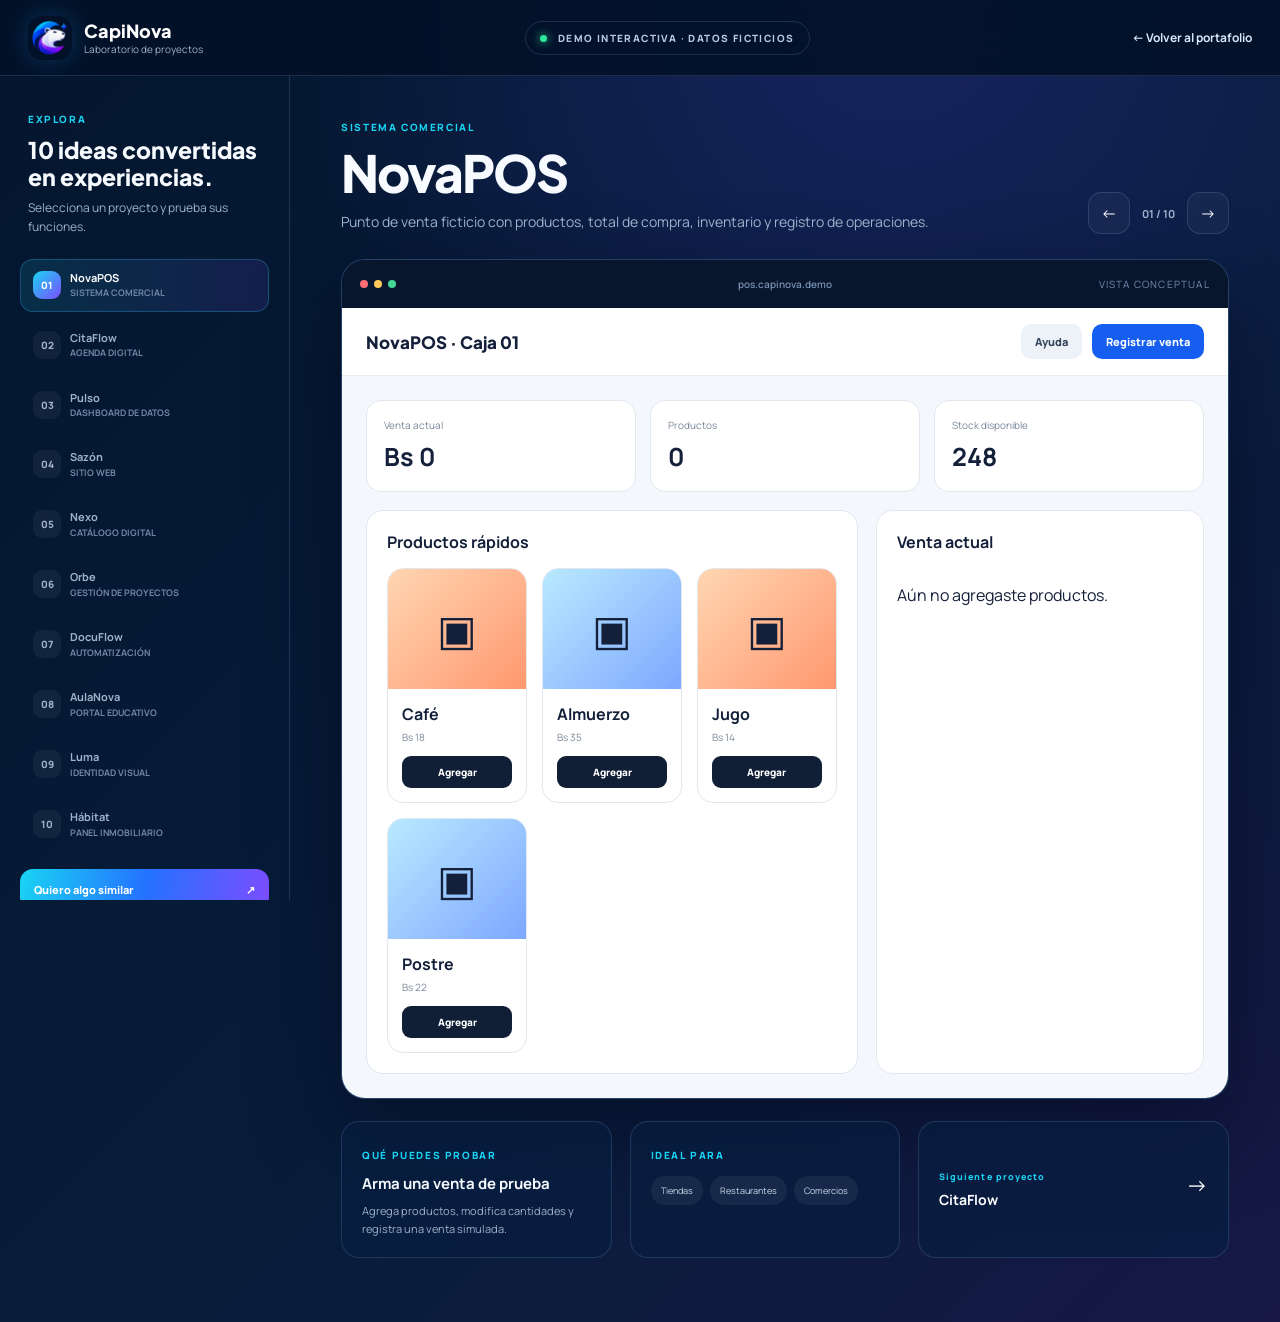
<file: proyecto.html>
<!doctype html>
<html lang="es">
<head>
  <meta charset="utf-8">
  <meta name="viewport" content="width=device-width,initial-scale=1">
  <meta name="description" content="Demos interactivas del portafolio de CapiNova">
  <title>Proyecto interactivo | CapiNova</title>
  <link rel="preconnect" href="https://fonts.googleapis.com">
  <link rel="preconnect" href="https://fonts.gstatic.com" crossorigin>
  <link href="https://fonts.googleapis.com/css2?family=Manrope:wght@400;500;600;700;800&family=Plus+Jakarta+Sans:wght@600;700;800&display=swap" rel="stylesheet">
  <link rel="stylesheet" href="proyecto.css?v=20261014-1110">
</head>
<body>
  <header class="demo-header">
    <a class="demo-brand" href="./index.html?v=20261014-1110#portafolio">
      <img src="./assets/logo-official.webp?v=20261013-0300" alt="CapiNova">
      <span><b>CapiNova</b><small>Laboratorio de proyectos</small></span>
    </a>
    <div class="demo-badge"><i></i> DEMO INTERACTIVA · DATOS FICTICIOS</div>
    <a class="back-link" href="./index.html?v=20261014-1110#portafolio">← Volver al portafolio</a>
  </header>

  <div class="project-shell">
    <aside class="project-nav" aria-label="Proyectos del portafolio">
      <div class="nav-intro"><small>EXPLORA</small><h1>10 ideas convertidas en experiencias.</h1><p>Selecciona un proyecto y prueba sus funciones.</p></div>
      <nav id="project-list"></nav>
      <a class="quote-link" id="quote-link" target="_blank" rel="noopener">Quiero algo similar <span>↗</span></a>
    </aside>

    <main class="project-main">
      <section class="project-top">
        <div><span class="project-kicker" id="project-category"></span><h2 id="project-title"></h2><p id="project-description"></p></div>
        <div class="project-switcher"><button id="previous-project" type="button" aria-label="Proyecto anterior">←</button><span id="project-counter"></span><button id="next-project" type="button" aria-label="Proyecto siguiente">→</button></div>
      </section>

      <section class="demo-window">
        <div class="window-bar"><span><i></i><i></i><i></i></span><b id="window-address">demo.capinova.bo</b><em>Vista conceptual</em></div>
        <div class="app-stage" id="app-stage" aria-live="polite"></div>
      </section>

      <section class="project-info">
        <article><small>QUÉ PUEDES PROBAR</small><h3 id="project-action-title"></h3><p id="project-action-copy"></p></article>
        <article><small>IDEAL PARA</small><div class="chips" id="project-chips"></div></article>
        <a class="next-card" id="next-card" href="#"><span>Siguiente proyecto</span><strong id="next-title"></strong><i>→</i></a>
      </section>
    </main>
  </div>

  <div class="full-demo-bar" id="full-demo-bar">
    <a href="./index.html?v=20261014-1110#portafolio"><img src="./assets/logo-official.webp?v=20261013-0300" alt=""> <span>Volver al portafolio</span></a>
    <div><small>DEMO FUNCIONAL</small><button type="button" id="full-prev" aria-label="Proyecto anterior">←</button><b id="full-counter">01 / 10</b><button type="button" id="full-next" aria-label="Proyecto siguiente">→</button></div>
  </div>
  <div class="toast" id="toast" role="status"></div>
  <script src="proyecto.js?v=20261014-1110"></script>
</body>
</html>
</file>
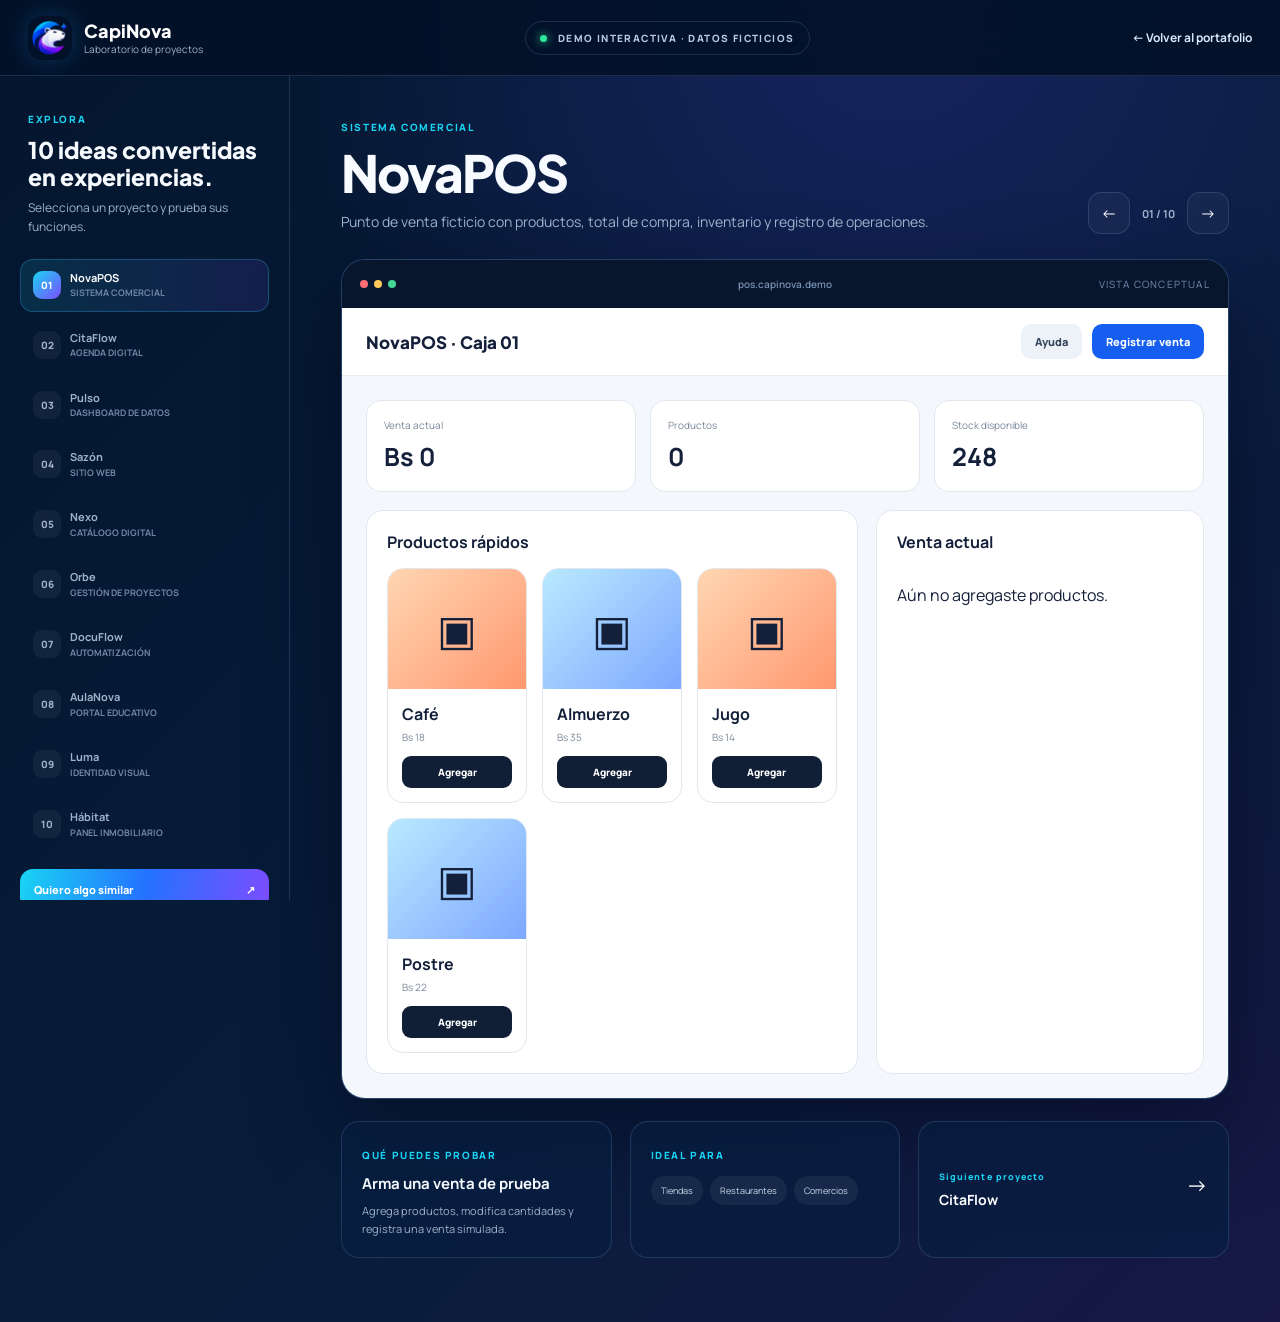
<file: sitio.html>
<!doctype html>
<html lang="es">
<head>
  <meta charset="utf-8">
  <meta name="viewport" content="width=device-width,initial-scale=1">
  <meta name="description" content="Demos interactivas del portafolio de CapiNova">
  <title>Proyecto interactivo | CapiNova</title>
  <link rel="preconnect" href="https://fonts.googleapis.com">
  <link rel="preconnect" href="https://fonts.gstatic.com" crossorigin>
  <link href="https://fonts.googleapis.com/css2?family=Manrope:wght@400;500;600;700;800&family=Plus+Jakarta+Sans:wght@600;700;800&display=swap" rel="stylesheet">
  <link rel="stylesheet" href="sitio.css?v=20261014-1121">
</head>
<body>
  <header class="demo-header">
    <a class="demo-brand" href="./index.html?v=20261014-1110#portafolio">
      <img src="./assets/logo-official.webp?v=20261013-0300" alt="CapiNova">
      <span><b>CapiNova</b><small>Laboratorio de proyectos</small></span>
    </a>
    <div class="demo-badge"><i></i> DEMO INTERACTIVA · DATOS FICTICIOS</div>
    <a class="back-link" href="./index.html?v=20261014-1110#portafolio">← Volver al portafolio</a>
  </header>

  <div class="project-shell">
    <aside class="project-nav" aria-label="Proyectos del portafolio">
      <div class="nav-intro"><small>EXPLORA</small><h1>10 ideas convertidas en experiencias.</h1><p>Selecciona un proyecto y prueba sus funciones.</p></div>
      <nav id="project-list"></nav>
      <a class="quote-link" id="quote-link" target="_blank" rel="noopener">Quiero algo similar <span>↗</span></a>
    </aside>

    <main class="project-main">
      <section class="project-top">
        <div><span class="project-kicker" id="project-category"></span><h2 id="project-title"></h2><p id="project-description"></p></div>
        <div class="project-switcher"><button id="previous-project" type="button" aria-label="Proyecto anterior">←</button><span id="project-counter"></span><button id="next-project" type="button" aria-label="Proyecto siguiente">→</button></div>
      </section>

      <section class="demo-window">
        <div class="window-bar"><span><i></i><i></i><i></i></span><b id="window-address">demo.capinova.bo</b><em>Vista conceptual</em></div>
        <div class="app-stage" id="app-stage" aria-live="polite"></div>
      </section>

      <section class="project-info">
        <article><small>QUÉ PUEDES PROBAR</small><h3 id="project-action-title"></h3><p id="project-action-copy"></p></article>
        <article><small>IDEAL PARA</small><div class="chips" id="project-chips"></div></article>
        <a class="next-card" id="next-card" href="#"><span>Siguiente proyecto</span><strong id="next-title"></strong><i>→</i></a>
      </section>
    </main>
  </div>

  <div class="full-demo-bar" id="full-demo-bar">
    <a href="./index.html?v=20261014-1110#portafolio"><img src="./assets/logo-official.webp?v=20261013-0300" alt=""> <span>Volver al portafolio</span></a>
    <div><small>DEMO FUNCIONAL</small><button type="button" id="full-prev" aria-label="Proyecto anterior">←</button><b id="full-counter">01 / 10</b><button type="button" id="full-next" aria-label="Proyecto siguiente">→</button></div>
  </div>
  <div class="toast" id="toast" role="status"></div>
  <script src="sitio.js?v=20261014-1121"></script>
</body>
</html>
</file>
<file: style.css>
:root{
  --bg:#07172f;
  --bg-2:#0b2144;
  --card:#0d2852;
  --card-2:#102f62;
  --text:#f7fbff;
  --muted:#aebbd5;
  --cyan:#14dfff;
  --blue:#157dff;
  --violet:#7052ff;
  --magenta:#b92dff;
  --line:rgba(255,255,255,.09);
  --shadow:0 24px 70px rgba(0,0,0,.24);
}
*{box-sizing:border-box}
html{scroll-behavior:smooth}
body{margin:0;font-family:"Manrope",system-ui,sans-serif;background:var(--bg);color:var(--text);overflow-x:hidden}
a{text-decoration:none;color:inherit}
button{font:inherit}
.container{width:min(1160px,calc(100% - 40px));margin:auto}
.section{padding:96px 0}
.section-soft{background:linear-gradient(180deg,rgba(255,255,255,.018),rgba(255,255,255,.008));border-top:1px solid var(--line);border-bottom:1px solid var(--line)}
.page-glow{position:fixed;border-radius:50%;filter:blur(110px);opacity:.22;pointer-events:none;z-index:-1}
.glow-one{width:480px;height:480px;background:#138cff;left:-180px;top:-160px}
.glow-two{width:460px;height:460px;background:#7d43ff;right:-220px;top:320px}
.site-header{position:sticky;top:0;z-index:50;background:rgba(7,23,47,.78);backdrop-filter:blur(18px);border-bottom:1px solid var(--line)}
.nav{height:78px;display:flex;align-items:center;justify-content:space-between;gap:24px}
.brand{display:flex;align-items:center;gap:12px}
.brand-logo{width:48px;height:48px;flex:none;display:block;object-fit:contain}
.brand-copy strong,.brand-copy small{display:block}.brand-copy strong{font:800 20px "Plus Jakarta Sans"}.brand-copy small{font-size:.7rem;color:var(--muted);margin-top:2px}
.nav-links{display:flex;align-items:center;gap:26px}.nav-links a{font-size:.9rem;font-weight:700;color:#c9d5ea}.nav-links a:hover{color:#fff}.nav-cta{padding:10px 15px;border:1px solid rgba(20,223,255,.28);border-radius:12px;background:rgba(20,223,255,.07)}
.menu-toggle{display:none;width:44px;height:44px;border:1px solid var(--line);border-radius:12px;background:transparent;padding:9px}.menu-toggle span{height:2px;background:#fff;display:block;margin:5px;border-radius:3px}
.hero{padding:86px 0 90px}.hero-grid{display:grid;grid-template-columns:1.08fr .92fr;gap:58px;align-items:center;min-height:650px}
.eyebrow{display:inline-block;color:var(--cyan);font-size:.76rem;letter-spacing:.18em;font-weight:800;margin-bottom:14px}
h1,h2,h3{font-family:"Plus Jakarta Sans",sans-serif}
h1{font-size:clamp(3.1rem,6.2vw,6.3rem);line-height:.96;letter-spacing:-.055em;margin:0 0 26px}
h1 span{background:linear-gradient(90deg,var(--cyan),var(--blue),var(--violet),var(--magenta));-webkit-background-clip:text;color:transparent}
.hero-text{font-size:1.12rem;line-height:1.78;color:var(--muted);max-width:700px}
.hero-actions{display:flex;gap:14px;flex-wrap:wrap;margin:30px 0 30px}.btn{display:inline-flex;align-items:center;justify-content:center;min-height:52px;padding:0 22px;border-radius:14px;font-weight:800;border:1px solid transparent;transition:.2s}.btn:hover{transform:translateY(-2px)}.btn-primary{background:linear-gradient(90deg,var(--cyan),var(--blue),var(--violet));box-shadow:0 14px 34px rgba(21,125,255,.25)}.btn-secondary{background:rgba(255,255,255,.04);border-color:var(--line)}
.trust-row{display:grid;grid-template-columns:repeat(3,1fr);gap:12px}.trust-row div{padding:14px 0;border-top:1px solid var(--line)}.trust-row strong,.trust-row span{display:block}.trust-row strong{font-size:.88rem}.trust-row span{font-size:.78rem;color:var(--muted);margin-top:4px}
.hero-panel{padding:34px;border-radius:28px;background:linear-gradient(150deg,rgba(16,47,98,.94),rgba(20,25,77,.92));border:1px solid rgba(255,255,255,.12);box-shadow:var(--shadow);position:relative;overflow:hidden}.hero-panel:before{content:"";position:absolute;width:220px;height:220px;border-radius:50%;background:#14dfff18;top:-80px;right:-70px;filter:blur(15px)}.hero-logo-wrap{display:flex;justify-content:center}.hero-logo{width:230px;height:auto;aspect-ratio:1;max-width:70%;display:block;object-fit:contain;filter:drop-shadow(0 18px 30px rgba(0,0,0,.18))}.panel-label{font-size:.74rem;letter-spacing:.16em;color:var(--cyan);font-weight:800}.hero-panel-copy h2{font-size:2rem;line-height:1.1;margin:10px 0}.hero-panel-copy p{color:var(--muted);line-height:1.7}.panel-chips{display:flex;gap:8px;flex-wrap:wrap;margin-top:20px}.panel-chips span{font-size:.78rem;padding:8px 10px;border-radius:999px;background:#ffffff0a;border:1px solid var(--line);color:#d4def0}
.two-col{display:grid;grid-template-columns:1fr 1fr;gap:60px;align-items:start}.two-col h2,.section-heading h2,.custom-package h2,.contact-copy h2{font-size:clamp(2.3rem,4.3vw,4rem);line-height:1.06;letter-spacing:-.04em;margin:0}.body-copy p,.section-heading p,.custom-package p,.contact-copy p{color:var(--muted);line-height:1.8;font-size:1.02rem}.body-copy strong{color:#fff}
.section-heading{max-width:760px;margin-bottom:42px}.section-heading p{margin-top:14px}
.services-grid{display:grid;grid-template-columns:repeat(3,1fr);gap:18px}.service-card{position:relative;min-height:300px;padding:28px;border-radius:22px;background:linear-gradient(180deg,rgba(16,47,98,.72),rgba(8,28,60,.92));border:1px solid var(--line);transition:.25s}.service-card:hover{transform:translateY(-6px);border-color:rgba(20,223,255,.24);box-shadow:var(--shadow)}.service-card.featured{background:linear-gradient(150deg,rgba(18,62,123,.96),rgba(34,25,103,.92))}.service-no{position:absolute;right:24px;top:22px;font-size:.75rem;color:#7890b8}.service-icon{width:52px;height:52px;border-radius:14px;display:grid;place-items:center;background:linear-gradient(135deg,#14dfff18,#7052ff22);color:var(--cyan);font-size:1.5rem;margin-bottom:40px}.service-card h3{font-size:1.2rem;margin:0 0 12px}.service-card p{font-size:.93rem;color:var(--muted);line-height:1.7}
.process-grid{display:grid;grid-template-columns:repeat(4,1fr);gap:18px}.process-grid article{padding:26px 22px;border-top:1px solid rgba(20,223,255,.3);background:rgba(255,255,255,.025);border-radius:0 0 18px 18px}.process-grid span{color:var(--cyan);font-size:.75rem;letter-spacing:.14em;font-weight:800}.process-grid h3{font-size:1.05rem;margin:14px 0 8px}.process-grid p{font-size:.9rem;color:var(--muted);line-height:1.65;margin:0}
.portfolio-heading{display:grid;grid-template-columns:1.1fr .9fr;gap:50px;align-items:end;max-width:none}.portfolio-heading>p{margin:0}
.portfolio-grid{display:grid;grid-template-columns:1.4fr .8fr;gap:18px}.portfolio-card{border:1px solid var(--line);border-radius:24px;background:var(--card);overflow:hidden}.portfolio-card.large{grid-row:span 2}.mock-window{height:360px;padding:18px;background:radial-gradient(circle at 80% 20%,rgba(112,82,255,.28),transparent 35%),linear-gradient(145deg,#0d315f,#0a1d40)}.mock-top{height:32px;display:flex;gap:6px;align-items:center}.mock-top span{width:8px;height:8px;border-radius:50%;background:#5e7ba7}.mock-body{height:calc(100% - 32px);display:grid;grid-template-columns:82px 1fr;gap:14px}.mock-sidebar,.mock-main{border-radius:14px;background:#ffffff0b}.mock-main{padding:16px}.mock-stats{display:grid;grid-template-columns:repeat(3,1fr);gap:10px}.mock-stats i{height:58px;border-radius:10px;background:linear-gradient(135deg,#14dfff22,#7052ff2a)}.mock-chart{height:150px;border-radius:12px;margin-top:18px;background:linear-gradient(180deg,#14dfff15,#7052ff0d);position:relative}.mock-chart:after{content:"";position:absolute;left:8%;right:8%;top:56%;height:2px;background:linear-gradient(90deg,var(--cyan),var(--violet));transform:skewY(-8deg);box-shadow:30px -24px 0 -1px var(--cyan),80px 18px 0 -1px var(--violet)}
.visual-block{height:150px;display:grid;place-items:center;font:800 2.5rem "Plus Jakarta Sans";background:linear-gradient(135deg,#0d376d,#181864);color:var(--cyan)}.auto-block{color:var(--magenta)}.portfolio-copy{padding:24px}.portfolio-copy span{font-size:.72rem;letter-spacing:.14em;color:var(--cyan);font-weight:800}.portfolio-copy h3{font-size:1.24rem;margin:10px 0}.portfolio-copy p{margin:0;color:var(--muted);line-height:1.65}
.custom-package{display:flex;justify-content:space-between;align-items:center;gap:50px;padding:42px;border-radius:26px;background:linear-gradient(120deg,#0c3066,#23175f);border:1px solid rgba(255,255,255,.12);box-shadow:var(--shadow)}.custom-package>div{max-width:760px}
.contact-card{display:grid;grid-template-columns:1.1fr .9fr;gap:60px;align-items:center;padding:46px;border:1px solid var(--line);border-radius:28px;background:linear-gradient(145deg,#0a2855,#0c1c43);box-shadow:var(--shadow)}.contact-details{display:grid;gap:12px}.contact-details a{padding:18px 20px;border-radius:16px;background:#ffffff08;border:1px solid var(--line);transition:.2s}.contact-details a:hover{border-color:rgba(20,223,255,.24);transform:translateY(-2px)}.contact-details small,.contact-details strong{display:block}.contact-details small{color:var(--cyan);font-size:.72rem;text-transform:uppercase;letter-spacing:.14em}.contact-details strong{margin-top:5px;font-size:1rem}
.whatsapp-float{position:fixed;right:22px;bottom:22px;width:58px;height:58px;border-radius:50%;display:grid;place-items:center;background:linear-gradient(135deg,#25d366,#1fb95b);color:#fff;font-size:1.55rem;box-shadow:0 16px 36px rgba(0,0,0,.3);z-index:45;transition:.2s}.whatsapp-float:hover{transform:translateY(-4px) scale(1.03)}
.footer{padding:28px 0 38px;border-top:1px solid var(--line)}.footer-grid{display:grid;grid-template-columns:1fr auto auto;gap:28px;align-items:center;color:var(--muted);font-size:.84rem}.footer-brand{display:flex;align-items:center;gap:12px}.footer-brand strong,.footer-brand span{display:block}.footer-brand strong{color:#fff;font:800 18px "Plus Jakarta Sans"}.footer-brand span{font-size:.72rem;margin-top:2px}.footer-contact{display:flex;gap:16px}.footer-contact a:hover{color:#fff}

@media(max-width:960px){
  .menu-toggle{display:block}.nav-links{position:absolute;display:none;top:78px;left:20px;right:20px;flex-direction:column;align-items:stretch;gap:6px;padding:16px;border:1px solid var(--line);border-radius:18px;background:#091d3e;box-shadow:var(--shadow)}.nav-links.open{display:flex}.nav-links a{padding:12px 14px}
  .hero-grid,.two-col,.contact-card{grid-template-columns:1fr}.hero-copy{text-align:center}.hero-text{margin-inline:auto}.hero-actions{justify-content:center}.trust-row{text-align:left}.hero-panel{max-width:650px;margin:auto}.services-grid{grid-template-columns:repeat(2,1fr)}.process-grid{grid-template-columns:repeat(2,1fr)}.portfolio-heading{grid-template-columns:1fr}.portfolio-grid{grid-template-columns:1fr}.portfolio-card.large{grid-row:auto}.custom-package{flex-direction:column;align-items:flex-start}.footer-grid{grid-template-columns:1fr}
}
@media(max-width:640px){
  .container{width:min(100% - 28px,1160px)}.section{padding:72px 0}.nav{height:70px}.nav-links{top:70px}.brand-copy small{display:none}.brand-logo{width:42px;height:42px}
  .hero{padding:54px 0 70px}.hero-grid{gap:30px}.hero h1{font-size:clamp(2.75rem,14vw,4.3rem);line-height:1}.hero-text{font-size:1rem}.hero-actions{display:grid}.btn{width:100%}.trust-row{grid-template-columns:1fr;gap:0}.trust-row div{padding:10px 0}.hero-panel{padding:26px}.hero-logo{width:185px}.hero-panel-copy h2{font-size:1.65rem}
  .two-col h2,.section-heading h2,.custom-package h2,.contact-copy h2{font-size:2.25rem}.services-grid,.process-grid{grid-template-columns:1fr}.service-card{min-height:auto}.mock-window{height:250px}.custom-package{padding:28px 22px}.contact-card{padding:28px 22px;gap:30px}.footer-contact{flex-direction:column;gap:6px}.whatsapp-float{width:54px;height:54px;right:16px;bottom:16px}
}


/* Stable asset rendering and accessible mobile navigation */
img{max-width:100%}
.menu-toggle:focus-visible,.nav-links a:focus-visible,.btn:focus-visible,.contact-details a:focus-visible,.whatsapp-float:focus-visible{outline:3px solid var(--cyan);outline-offset:3px}
@media(max-width:960px){.nav-links.open{max-height:calc(100vh - 96px);overflow-y:auto}}
@media(prefers-reduced-motion:reduce){html{scroll-behavior:auto}.btn,.service-card,.contact-details a,.whatsapp-float{transition:none}}


/* CapiNova visual refresh — official mark */
body{background:
  radial-gradient(circle at 15% 8%,rgba(20,223,255,.09),transparent 28rem),
  radial-gradient(circle at 88% 24%,rgba(112,82,255,.12),transparent 30rem),
  var(--bg)}
.site-header{background:rgba(5,18,40,.82);box-shadow:0 8px 32px rgba(0,0,0,.12)}
.brand-logo{padding:3px;border-radius:15px;background:linear-gradient(145deg,rgba(20,223,255,.1),rgba(112,82,255,.12));filter:drop-shadow(0 8px 18px rgba(20,125,255,.2))}
.brand-copy strong{letter-spacing:-.035em}
.nav-links a{position:relative}.nav-links a:not(.nav-cta):after{content:"";position:absolute;left:0;right:100%;bottom:-8px;height:2px;border-radius:2px;background:linear-gradient(90deg,var(--cyan),var(--violet));transition:right .2s}.nav-links a:not(.nav-cta):hover:after{right:0}
.hero{position:relative}.hero:after{content:"";position:absolute;inset:0;pointer-events:none;background-image:linear-gradient(rgba(255,255,255,.018) 1px,transparent 1px),linear-gradient(90deg,rgba(255,255,255,.018) 1px,transparent 1px);background-size:54px 54px;mask-image:linear-gradient(to bottom,black,transparent 78%);z-index:-1}
.hero-copy{position:relative;z-index:1}.hero-text{max-width:650px}
.hero-panel{isolation:isolate;border-color:rgba(91,191,255,.22);background:linear-gradient(145deg,rgba(13,49,101,.96),rgba(26,20,83,.95));box-shadow:0 30px 90px rgba(0,0,0,.34),inset 0 1px 0 rgba(255,255,255,.08)}
.hero-panel:after{content:"";position:absolute;inset:auto -20% -45% 15%;height:70%;background:radial-gradient(ellipse,rgba(112,82,255,.22),transparent 65%);z-index:-1}
.hero-logo-wrap{height:285px;display:grid;place-items:center;position:relative;margin:-10px 0 10px}
.hero-logo{width:260px;max-width:76%;position:relative;z-index:2;filter:drop-shadow(0 24px 34px rgba(3,10,32,.45))}
.orbit{position:absolute;border:1px solid rgba(94,207,255,.18);border-radius:50%;transform:rotate(-18deg)}
.orbit-one{width:290px;height:180px}.orbit-two{width:220px;height:310px;border-color:rgba(164,75,255,.16);transform:rotate(38deg)}
.panel-label{display:flex;align-items:center;gap:9px}.panel-label i{width:7px;height:7px;border-radius:50%;background:var(--cyan);box-shadow:0 0 16px var(--cyan)}
.service-card{overflow:hidden}.service-card:after{content:"";position:absolute;width:130px;height:130px;right:-70px;bottom:-75px;border-radius:50%;background:var(--cyan);filter:blur(65px);opacity:.07;transition:.25s}.service-card:hover:after{opacity:.15;transform:scale(1.2)}
.service-icon{border:1px solid rgba(20,223,255,.12);box-shadow:inset 0 1px 0 rgba(255,255,255,.06)}
.portfolio-card{box-shadow:0 16px 48px rgba(0,0,0,.12);transition:transform .25s,border-color .25s}.portfolio-card:hover{transform:translateY(-5px);border-color:rgba(20,223,255,.22)}
.contact-card{position:relative;overflow:hidden}.contact-card:after{content:"";position:absolute;width:300px;height:300px;border-radius:50%;background:rgba(112,82,255,.13);right:-130px;top:-160px;filter:blur(30px);pointer-events:none}
.reveal{opacity:0;transform:translateY(22px);transition:opacity .65s ease,transform .65s ease}.reveal.visible{opacity:1;transform:none}
@media(max-width:960px){.nav-links a:not(.nav-cta):after{display:none}.hero-logo-wrap{height:250px}.hero-logo{width:225px}}
@media(max-width:640px){.brand-logo{padding:2px}.hero-panel{border-radius:24px}.hero-logo-wrap{height:210px}.hero-logo{width:190px}.orbit-one{width:220px;height:140px}.orbit-two{width:170px;height:230px}.panel-chips{gap:6px}.panel-chips span{padding:7px 9px}}
@media(prefers-reduced-motion:reduce){.reveal{opacity:1;transform:none}}


/* Interactive services and official WhatsApp treatment */
.service-filters{display:flex;gap:10px;flex-wrap:wrap;margin:-14px 0 30px}
.service-filter{appearance:none;border:1px solid var(--line);background:rgba(255,255,255,.035);color:#b9c7df;padding:10px 16px;border-radius:999px;font-weight:800;font-size:.82rem;cursor:pointer;transition:.2s}
.service-filter:hover,.service-filter.active{color:#fff;border-color:rgba(20,223,255,.35);background:linear-gradient(90deg,rgba(20,223,255,.14),rgba(112,82,255,.17));box-shadow:0 8px 24px rgba(10,90,210,.12)}
.services-grid{align-items:stretch}.service-card{display:flex;flex-direction:column;min-height:350px}.service-card.is-hidden{display:none}.service-card.is-entering{animation:serviceIn .42s ease both}
.service-tags{display:flex;gap:6px;flex-wrap:wrap;margin:-26px 0 18px}.service-tags span{font-size:.66rem;letter-spacing:.05em;text-transform:uppercase;color:#a9c6e8;padding:5px 8px;border:1px solid rgba(141,183,236,.13);border-radius:999px;background:rgba(255,255,255,.025)}
.service-card p{margin-bottom:22px}.service-link{display:inline-flex;align-items:center;justify-content:space-between;gap:18px;margin-top:auto;padding-top:18px;border-top:1px solid var(--line);color:#dffaff;font-size:.86rem;font-weight:800}.service-link span{color:var(--cyan);font-size:1.2rem;transition:transform .2s}.service-link:hover span{transform:translateX(5px)}
.whatsapp-float{width:auto;height:58px;padding:0 19px 0 14px;border-radius:999px;display:flex;gap:9px;font-size:.9rem;font-weight:800;background:#20c968;border:1px solid rgba(255,255,255,.24);box-shadow:0 16px 38px rgba(5,80,39,.38)}.whatsapp-float svg{width:28px;height:28px;color:#fff}.whatsapp-float:hover{background:#25d366;box-shadow:0 20px 46px rgba(5,115,52,.42)}
@keyframes serviceIn{from{opacity:0;transform:translateY(14px) scale(.985)}to{opacity:1;transform:none}}
@media(max-width:640px){.service-filters{gap:8px;overflow-x:auto;flex-wrap:nowrap;padding-bottom:5px;scrollbar-width:none}.service-filters::-webkit-scrollbar{display:none}.service-filter{flex:none;padding:9px 13px}.service-card{min-height:auto}.whatsapp-float{width:56px;height:56px;padding:0;justify-content:center}.whatsapp-float span{display:none}.whatsapp-float svg{width:29px;height:29px}}


/* Package builder and expanded demo portfolio */
.package-builder-section{background:linear-gradient(180deg,rgba(8,28,60,.4),rgba(16,24,71,.55));border-block:1px solid var(--line)}
.builder-heading{max-width:850px}.package-builder{display:grid;grid-template-columns:minmax(0,1.35fr) minmax(320px,.65fr);gap:24px;align-items:start}.builder-form{display:grid;gap:14px}.builder-step{display:grid;grid-template-columns:48px 1fr;gap:18px;padding:26px;border:1px solid var(--line);border-radius:22px;background:rgba(8,29,63,.74)}.step-number{width:42px;height:42px;display:grid;place-items:center;border-radius:13px;background:linear-gradient(135deg,rgba(20,223,255,.14),rgba(112,82,255,.2));color:var(--cyan);font-size:.72rem;font-weight:800}.step-content{min-width:0;border:0;padding:0;margin:0}.step-content>label,.step-content legend{display:block;color:#fff;font:700 1rem "Plus Jakarta Sans";margin-bottom:14px}.step-content label small{color:var(--muted);font-weight:500}.step-content select,.step-content textarea{width:100%;border:1px solid rgba(255,255,255,.12);border-radius:14px;background:#081c3b;color:#f7fbff;padding:14px 16px;font:inherit;outline:none}.step-content select:focus,.step-content textarea:focus{border-color:var(--cyan);box-shadow:0 0 0 3px rgba(20,223,255,.1)}.step-content textarea{resize:vertical}.need-grid{display:grid;grid-template-columns:repeat(2,1fr);gap:10px}.need-option,.delivery-option{cursor:pointer}.need-option input,.delivery-option input{position:absolute;opacity:0;pointer-events:none}.need-option>span,.delivery-option>span{height:100%;display:flex;border:1px solid var(--line);border-radius:15px;background:rgba(255,255,255,.025);transition:.2s}.need-option>span{padding:14px;display:grid;grid-template-columns:38px 1fr;column-gap:10px}.need-option b{grid-row:1/3;width:36px;height:36px;display:grid;place-items:center;border-radius:10px;background:rgba(20,223,255,.07);color:var(--cyan)}.need-option strong,.need-option small,.delivery-option strong,.delivery-option small{display:block}.need-option small,.delivery-option small{color:var(--muted);font-size:.76rem;line-height:1.45;margin-top:4px}.need-option input:checked+span,.delivery-option input:checked+span{border-color:rgba(20,223,255,.45);background:linear-gradient(135deg,rgba(20,223,255,.11),rgba(112,82,255,.13));box-shadow:inset 0 0 0 1px rgba(20,223,255,.08)}.delivery-grid{display:grid;grid-template-columns:repeat(3,1fr);gap:10px}.delivery-option>span{padding:16px;flex-direction:column}.builder-summary{position:sticky;top:102px;padding:28px;border-radius:24px;background:linear-gradient(145deg,#0d376d,#201668);border:1px solid rgba(101,210,255,.23);box-shadow:var(--shadow)}.summary-kicker{font-size:.7rem;letter-spacing:.15em;color:var(--cyan);font-weight:800}.builder-summary h3{font-size:1.55rem;line-height:1.2;margin:12px 0}.builder-summary>p{color:var(--muted);line-height:1.65}.recommendation-box,.selected-summary{padding:16px;border-radius:15px;background:rgba(4,19,45,.42);border:1px solid var(--line);margin:14px 0}.recommendation-box small,.selected-summary small{color:#8fb0d6;text-transform:uppercase;letter-spacing:.09em;font-size:.64rem;font-weight:800}.recommendation-box ul{padding-left:19px;margin:10px 0 0;color:#e7f5ff;line-height:1.6}.selected-summary p{margin:9px 0 0;line-height:1.55}.builder-whatsapp{width:100%;gap:9px;margin-top:6px}.builder-whatsapp svg{width:22px}.builder-whatsapp.disabled{opacity:.48;pointer-events:none}.summary-note{display:block;color:#91a5c4;line-height:1.5;margin-top:12px}.demo-notice{display:flex;align-items:center;gap:18px;padding:17px 20px;margin:-12px 0 28px;border-radius:16px;background:rgba(20,223,255,.045);border:1px solid rgba(20,223,255,.12)}.demo-notice span{font:800 1.8rem "Plus Jakarta Sans";color:var(--cyan)}.demo-notice p{margin:0;color:var(--muted);line-height:1.55}.demo-grid{grid-template-columns:repeat(2,1fr)}.demo-card{display:grid;grid-template-columns:155px 1fr;min-height:210px;border:1px solid var(--line);border-radius:21px;background:linear-gradient(145deg,rgba(14,43,88,.92),rgba(8,28,60,.95));overflow:hidden;transition:.25s}.demo-card:hover{transform:translateY(-5px);border-color:rgba(20,223,255,.25);box-shadow:var(--shadow)}.demo-visual{position:relative;display:grid;place-items:center;min-height:210px;background:linear-gradient(145deg,#0c3d79,#251675)}.demo-visual:before{content:"";position:absolute;inset:15%;border:1px solid rgba(255,255,255,.12);border-radius:22px;transform:rotate(8deg)}.demo-visual span{font-size:3rem;color:var(--cyan);filter:drop-shadow(0 8px 18px rgba(0,0,0,.25))}.demo-visual i{position:absolute;left:13px;bottom:12px;font:700 .62rem "Manrope";letter-spacing:.12em;color:#a8c8eb}.demo-food{background:linear-gradient(145deg,#0f566a,#3c186e)}.demo-shop{background:linear-gradient(145deg,#12467d,#4a1b78)}.demo-project{background:linear-gradient(145deg,#12375e,#173a86)}.demo-auto{background:linear-gradient(145deg,#0a536c,#25206f)}.demo-education{background:linear-gradient(145deg,#193d7c,#3d176e)}.demo-brand{background:linear-gradient(145deg,#194982,#651981)}.demo-realestate{background:linear-gradient(145deg,#0c5267,#263079)}.demo-copy{padding:22px;display:flex;flex-direction:column;justify-content:center}.demo-copy>span{font-size:.65rem;letter-spacing:.13em;color:var(--cyan);font-weight:800}.demo-copy h3{font-size:1.06rem;margin:9px 0}.demo-copy p{margin:0;color:var(--muted);line-height:1.55;font-size:.85rem}.demo-copy small{color:#7890b3;margin-top:15px;font-size:.68rem}
@media(max-width:960px){.package-builder{grid-template-columns:1fr}.builder-summary{position:relative;top:auto}.delivery-grid{grid-template-columns:1fr}.demo-grid{grid-template-columns:1fr}}
@media(max-width:640px){.builder-step{grid-template-columns:1fr;padding:20px}.step-number{width:38px;height:38px}.need-grid{grid-template-columns:1fr}.demo-card{grid-template-columns:110px 1fr}.demo-visual{min-height:190px}.demo-copy{padding:18px}.demo-copy h3{font-size:1rem}}


/* Visual fictional-project catalogue */
.project-view{display:inline-flex;align-items:center;justify-content:space-between;width:100%;margin-top:16px;padding:11px 0 0;border:0;border-top:1px solid var(--line);background:transparent;color:#e7f8ff;font:800 .78rem "Manrope";cursor:pointer}.project-view span{color:var(--cyan);font-size:1.05rem;transition:.2s}.project-view:hover span{transform:translateX(5px)}.project-modal[hidden]{display:none}.project-modal{position:fixed;inset:0;z-index:100;display:grid;place-items:center;padding:24px}.project-modal-backdrop{position:absolute;inset:0;background:rgba(2,9,24,.82);backdrop-filter:blur(12px)}.project-modal-panel{position:relative;display:grid;grid-template-columns:1.08fr .92fr;width:min(1080px,100%);max-height:calc(100vh - 48px);overflow:auto;border:1px solid rgba(116,207,255,.25);border-radius:28px;background:#081b3b;box-shadow:0 40px 120px rgba(0,0,0,.55)}.project-modal-close{position:absolute;right:16px;top:16px;z-index:3;width:42px;height:42px;border-radius:50%;border:1px solid var(--line);background:rgba(5,17,39,.72);color:#fff;font-size:1.6rem;cursor:pointer}.project-preview{min-height:560px;padding:28px;background:radial-gradient(circle at 80% 10%,rgba(112,82,255,.3),transparent 35%),linear-gradient(145deg,#0a356d,#141750);display:flex;flex-direction:column}.preview-toolbar{height:42px;display:flex;align-items:center;gap:7px;padding:0 14px;border-radius:14px 14px 0 0;background:#06142e}.preview-toolbar i{width:8px;height:8px;border-radius:50%;background:#34557d}.preview-toolbar span{margin-left:8px;color:#7189aa;font-size:.65rem}.preview-app{flex:1;display:grid;grid-template-columns:76px 1fr;background:#f4f8ff;color:#122343;border-radius:0 0 14px 14px;overflow:hidden}.preview-sidebar{display:flex;flex-direction:column;align-items:center;gap:14px;padding:18px 10px;background:#0a2148}.preview-sidebar img{width:36px;height:36px}.preview-sidebar b{color:#fff;font-size:.68rem}.preview-sidebar span{width:34px;height:7px;border-radius:5px;background:#24436d}.preview-sidebar span:first-of-type{background:var(--cyan)}.preview-content{padding:24px;min-width:0}.preview-heading{display:flex;align-items:center;justify-content:space-between}.preview-heading small{color:#6681a7;font-size:.58rem;letter-spacing:.12em}.preview-heading h4{font:800 1.2rem "Plus Jakarta Sans";margin:5px 0}.preview-avatar{width:34px;height:34px;border-radius:50%;background:linear-gradient(135deg,var(--cyan),var(--violet))}.preview-metrics{display:grid;grid-template-columns:repeat(3,1fr);gap:10px;margin:22px 0}.preview-metrics div{padding:14px;border-radius:12px;background:#fff;box-shadow:0 8px 22px rgba(25,55,100,.08)}.preview-metrics small,.preview-metrics strong{display:block}.preview-metrics small{color:#7890b0;font-size:.58rem}.preview-metrics strong{font-size:1.25rem;margin-top:6px}.preview-lower{display:grid;grid-template-columns:1.25fr .75fr;gap:12px}.preview-chart,.preview-list{height:210px;border-radius:13px;background:#fff;box-shadow:0 8px 22px rgba(25,55,100,.08);position:relative;overflow:hidden}.preview-chart:before{content:"";position:absolute;inset:18px;background:repeating-linear-gradient(to bottom,#e9f0fa 0 1px,transparent 1px 38px)}.preview-chart span{position:absolute;left:12%;right:10%;top:51%;height:3px;background:linear-gradient(90deg,var(--cyan),var(--violet));transform:skewY(-9deg);z-index:2}.preview-chart i{position:absolute;width:76px;height:76px;border-radius:50%;border:14px solid #17cde8;border-right-color:#7156ff;right:20px;bottom:22px}.preview-list{padding:22px}.preview-list span{display:block;height:11px;border-radius:6px;background:#e5edf8;margin-bottom:18px}.preview-list span:nth-child(2){width:74%}.preview-list span:nth-child(3){width:88%}.preview-list span:nth-child(4){width:60%}.project-modal-copy{padding:48px 38px;display:flex;flex-direction:column;justify-content:center}.modal-category{color:var(--cyan);font-size:.7rem;letter-spacing:.14em;font-weight:800}.project-modal-copy h3{font-size:clamp(1.9rem,3vw,2.8rem);line-height:1.05;margin:12px 0}.project-modal-copy>p{color:var(--muted);line-height:1.7}.modal-columns{display:grid;grid-template-columns:1fr 1fr;gap:18px;margin:18px 0}.modal-columns>div{padding:15px;border:1px solid var(--line);border-radius:14px;background:rgba(255,255,255,.025)}.modal-columns small{color:var(--cyan);font-size:.62rem;letter-spacing:.12em;font-weight:800}.modal-columns p,.modal-columns ul{color:#c8d4e8;font-size:.82rem;line-height:1.55;margin:9px 0 0}.modal-columns ul{padding-left:17px}.fiction-note{color:#7990b1;margin-top:12px;line-height:1.45}.project-modal-open{overflow:hidden}
@media(max-width:900px){.project-modal-panel{grid-template-columns:1fr}.project-preview{min-height:440px}.project-modal-copy{padding:30px}.preview-lower{grid-template-columns:1fr}.preview-list{display:none}}
@media(max-width:560px){.project-modal{padding:10px}.project-modal-panel{max-height:calc(100vh - 20px);border-radius:20px}.project-preview{min-height:330px;padding:16px}.preview-app{grid-template-columns:54px 1fr}.preview-sidebar{padding:12px 6px}.preview-sidebar img{width:30px;height:30px}.preview-sidebar span{width:26px}.preview-content{padding:15px}.preview-metrics{gap:6px;margin:14px 0}.preview-metrics div{padding:10px}.preview-lower .preview-chart{height:130px}.modal-columns{grid-template-columns:1fr}.project-modal-copy{padding:25px 20px}.project-modal-close{right:9px;top:9px}}


/* Ten distinct visual portfolio concepts */
.demo-card{grid-template-columns:210px 1fr}.demo-visual{padding:16px;overflow:hidden}.demo-visual:before{display:none}.demo-visual em{position:absolute;left:14px;bottom:10px;color:rgba(255,255,255,.62);font:700 .58rem "Manrope";letter-spacing:.12em}.project-mini{width:100%;height:150px;border-radius:13px;padding:13px;background:rgba(5,18,43,.72);box-shadow:0 14px 34px rgba(0,0,0,.22);color:#fff;overflow:hidden}.visual-pos{background:linear-gradient(145deg,#075d75,#1d247a)}.mini-pos-head,.mini-cal-head,.mini-shop-head{display:flex;justify-content:space-between;align-items:center;font-size:.68rem}.mini-pos-head i{color:#2cf49f}.mini-products{display:grid;grid-template-columns:repeat(3,1fr);gap:6px;margin:14px 0}.mini-products span{height:48px;border-radius:7px;background:linear-gradient(145deg,#1a79a2,#7655ff)}.mini-total{display:flex;justify-content:space-between;align-items:end}.mini-total small{color:#8ea9c8}.mini-total strong{color:#36f3b0}.visual-calendar{background:linear-gradient(145deg,#17427d,#642278)}.mini-cal-grid{display:grid;grid-template-columns:repeat(7,1fr);gap:4px;margin:12px 0}.mini-cal-grid i{height:11px;border-radius:3px;background:#ffffff16}.mini-cal-grid i:nth-child(11){background:#18dffd;box-shadow:0 0 12px #18dfff}.mini-appointment{padding:6px 8px;border-radius:6px;background:#7557ff;font-size:.57rem}.visual-analytics{background:linear-gradient(145deg,#053e69,#31227b)}.mini-kpis{display:grid;grid-template-columns:repeat(3,1fr);gap:5px}.mini-kpis span{padding:7px 3px;text-align:center;border-radius:6px;background:#ffffff10;font-size:.58rem}.mini-bars{height:72px;display:flex;align-items:end;gap:7px;padding:10px 8px}.mini-bars i{flex:1;border-radius:4px 4px 0 0;background:linear-gradient(#1fe4ff,#6f52ff)}.mini-bars i:nth-child(1){height:35%}.mini-bars i:nth-child(2){height:62%}.mini-bars i:nth-child(3){height:48%}.mini-bars i:nth-child(4){height:82%}.mini-bars i:nth-child(5){height:66%}.mini-bars i:nth-child(6){height:95%}.mini-line{height:2px;background:linear-gradient(90deg,#25e5ff,#ff45e3);transform:skewY(-7deg)}.visual-restaurant{background:linear-gradient(145deg,#7b284f,#d06b31)}.project-restaurant .project-mini{background:#fff6ec;color:#49231f}.mini-food-title{font:800 1.15rem "Plus Jakarta Sans";display:flex;justify-content:space-between}.mini-food-title span{font:700 .48rem "Manrope";color:#c14c3d}.mini-dishes{display:grid;grid-template-columns:repeat(3,1fr);gap:7px;margin:15px 0}.mini-dishes i{height:55px;display:grid;place-items:center;border-radius:50%;background:#f3d8bd;font-style:normal;font-size:1.3rem}.mini-reserve{text-align:center;padding:7px;border-radius:999px;background:#b33a34;color:#fff;font-size:.58rem}.visual-shop{background:linear-gradient(145deg,#2c347f,#7d2d84)}.project-shop .project-mini{background:#f7f5ff;color:#24264c}.mini-shop-grid{display:grid;grid-template-columns:repeat(2,1fr);gap:7px;margin-top:12px}.mini-shop-grid i{height:48px;border-radius:8px;background:linear-gradient(145deg,#d8d5f8,#9ba5f6)}.mini-shop-grid i:nth-child(2),.mini-shop-grid i:nth-child(3){background:linear-gradient(145deg,#f5cadf,#cf86c7)}.visual-kanban{background:linear-gradient(145deg,#164a78,#176573)}.mini-board{display:grid;grid-template-columns:repeat(3,1fr);gap:6px;height:100%}.mini-board>div{padding:7px;border-radius:7px;background:#ffffff0c}.mini-board b{font-size:.48rem;color:#a7cbe0}.mini-board i{display:block;height:31px;border-radius:5px;background:#ffffff17;margin-top:7px}.mini-board div:nth-child(2) i{border-left:2px solid #23ddff}.mini-board div:nth-child(3) i{border-left:2px solid #26e99a}.visual-flow{background:linear-gradient(145deg,#07596b,#27347d)}.mini-flow{display:flex;align-items:center;justify-content:center;gap:5px;height:95px}.mini-flow span{padding:9px 6px;border-radius:7px;background:#ffffff10;font-size:.48rem}.mini-flow i{color:#29e6ff;font-style:normal}.mini-flow-status{text-align:center;color:#30efa5;font-size:.6rem}.visual-learning{background:linear-gradient(145deg,#254184,#582b87)}.mini-course{display:flex;gap:10px;align-items:center}.mini-course>i{width:48px;height:48px;display:grid;place-items:center;border-radius:10px;background:linear-gradient(135deg,#19dfff,#7052ff);font-style:normal}.mini-course div{flex:1}.mini-course b,.mini-course small{display:block;font-size:.58rem}.mini-course span{display:block;height:5px;margin:7px 0;border-radius:5px;background:linear-gradient(90deg,#1edfff 72%,#ffffff15 72%)}.mini-lessons span{display:block;height:12px;border-radius:5px;background:#ffffff0e;margin-top:8px}.visual-brand{background:linear-gradient(145deg,#701f76,#dd477f)}.project-brand .project-mini{background:#fff4fa;color:#4a1741;display:grid;grid-template-columns:64px 1fr;align-items:center}.mini-logo-mark{width:58px;height:58px;border-radius:50% 50% 15% 50%;display:grid;place-items:center;background:#5c194e;color:#fff;font:800 2rem serif}.mini-brand-name{font:800 1.1rem "Plus Jakarta Sans"}.mini-brand-name small{display:block;font:500 .5rem "Manrope";letter-spacing:.08em}.mini-swatches{grid-column:1/3;display:flex;gap:6px}.mini-swatches i{width:25px;height:25px;border-radius:50%;background:#5c194e}.mini-swatches i:nth-child(2){background:#e2528b}.mini-swatches i:nth-child(3){background:#f5b8d3}.mini-swatches i:nth-child(4){background:#3a1842}.visual-estate{background:linear-gradient(145deg,#075570,#2c3e85)}.project-estate .project-mini{background:#eff9ff;color:#15364c}.mini-property-main{height:88px;padding:10px;border-radius:9px;background:linear-gradient(145deg,#a9d8e8,#779ebf);display:grid;grid-template-columns:35px 1fr;align-items:end}.mini-property-main i{grid-row:1/3;font-size:1.5rem;font-style:normal}.mini-property-main b,.mini-property-main small{display:block;font-size:.58rem}.mini-property-row{display:grid;grid-template-columns:repeat(3,1fr);gap:6px;margin-top:8px}.mini-property-row span{height:24px;border-radius:5px;background:#d0e5ef}
/* Expanded views */
.preview-app.variant{display:block;padding:22px;background:#f5f8fd}.variant-shell{height:100%;display:grid;gap:14px}.variant-title{display:flex;justify-content:space-between;align-items:center;color:#18304f}.variant-title b{font:800 1.05rem "Plus Jakarta Sans"}.variant-title span{font-size:.65rem;color:#6680a4}.variant-grid{display:grid;gap:10px;flex:1}.variant-card{border-radius:12px;background:#fff;box-shadow:0 7px 20px rgba(26,55,93,.09);padding:14px;color:#213856}.variant-card b,.variant-card small{display:block}.variant-card small{color:#7990af;margin-top:5px}.variant-pos .variant-grid{grid-template-columns:1.3fr .7fr}.variant-pos .product-panel{display:grid;grid-template-columns:repeat(3,1fr);gap:8px}.variant-pos .product-panel i{height:70px;border-radius:9px;background:linear-gradient(145deg,#d9f5fb,#b7c7fc)}.variant-pos .checkout{background:#0b2852;color:#fff}.variant-pos .checkout strong{display:block;font-size:1.4rem;margin:18px 0}.variant-calendar .variant-grid{grid-template-columns:1fr .65fr}.big-calendar{display:grid;grid-template-columns:repeat(7,1fr);gap:6px}.big-calendar i{min-height:35px;border-radius:6px;background:#edf2f9}.big-calendar i:nth-child(17){background:#17cfea}.appointment-list span{display:block;padding:10px;border-left:3px solid #7357ff;background:#f4f1ff;margin:8px 0}.variant-analytics .variant-grid{grid-template-columns:repeat(3,1fr)}.variant-analytics .wide{grid-column:1/3}.fake-chart{height:160px;background:repeating-linear-gradient(to bottom,#edf2f8 0 1px,transparent 1px 35px);position:relative}.fake-chart:after{content:"";position:absolute;left:8%;right:8%;top:55%;height:4px;background:linear-gradient(90deg,#16dfff,#7355ff);transform:skewY(-8deg)}.variant-restaurant{background:#fff7ed}.menu-showcase{display:grid;grid-template-columns:repeat(3,1fr);gap:12px}.menu-showcase div{border-radius:14px;background:#fff;padding:12px;color:#4b2920}.menu-showcase i{height:90px;display:grid;place-items:center;border-radius:50%;background:#f1d5b8;font-size:2.4rem;font-style:normal}.variant-shop .variant-grid{grid-template-columns:repeat(4,1fr)}.shop-product i{display:block;height:110px;border-radius:10px;background:linear-gradient(145deg,#d8dcf9,#f0c9e1);margin-bottom:9px}.variant-kanban .variant-grid{grid-template-columns:repeat(3,1fr)}.kanban-col span{display:block;height:58px;border-radius:9px;background:#eef3fa;margin-top:9px;border-left:4px solid #19cfe9}.variant-flow .variant-grid{display:flex;align-items:center;justify-content:center}.flow-node{padding:18px;border-radius:14px;background:#fff;box-shadow:0 8px 20px #15365c18;color:#193655}.flow-arrow{color:#18cfe9;font-size:1.5rem}.variant-learning .variant-grid{grid-template-columns:1fr 1fr}.course-video{display:grid;place-items:center;background:linear-gradient(145deg,#1a3f81,#6d37a0);color:#fff;font-size:3rem}.lesson-stack span{display:block;padding:14px;background:#fff;border-radius:9px;margin-bottom:8px}.variant-brand{background:#fff2f8}.brand-board{display:grid;grid-template-columns:1fr 1fr;gap:14px}.brand-hero{display:grid;place-items:center;border-radius:18px;background:#59194d;color:#fff;font:800 4rem serif}.brand-assets{display:grid;grid-template-columns:repeat(2,1fr);gap:10px}.brand-assets span{border-radius:12px;background:#fff;box-shadow:0 8px 20px #7b295318}.variant-estate .variant-grid{grid-template-columns:1.2fr .8fr}.property-hero{background:linear-gradient(145deg,#aeddeb,#6b91b5);display:flex;align-items:end;font-size:2rem}.property-details span{display:block;padding:12px;border-bottom:1px solid #edf1f7}
@media(max-width:640px){.demo-card{grid-template-columns:1fr}.demo-visual{min-height:190px}.project-mini{height:145px}.variant-pos .variant-grid,.variant-calendar .variant-grid,.variant-learning .variant-grid,.variant-estate .variant-grid{grid-template-columns:1fr}.variant-shop .variant-grid{grid-template-columns:repeat(2,1fr)}.variant-grid{overflow:hidden}}


/* Portfolio interactive showcase — v0800 */
.demo-grid{display:grid;grid-template-columns:repeat(2,minmax(0,1fr));gap:24px}
.demo-card{display:flex;flex-direction:column;min-height:520px;overflow:hidden;border:1px solid rgba(125,211,252,.18);background:linear-gradient(155deg,rgba(15,39,78,.96),rgba(8,25,55,.98));transition:transform .28s ease,border-color .28s ease,box-shadow .28s ease}
.demo-card:hover{transform:translateY(-6px);border-color:rgba(34,211,238,.48);box-shadow:0 24px 60px rgba(2,12,35,.35)}
.demo-visual{width:100%;min-height:300px;padding:28px;display:flex;align-items:center;justify-content:center;position:relative}
.demo-visual .project-mini{width:min(100%,420px);min-height:220px;transform:none;padding:20px;border-radius:18px;box-shadow:0 20px 45px rgba(4,12,35,.24);display:flex;flex-direction:column;justify-content:space-between}
.demo-visual>em{left:24px;bottom:18px}.demo-copy{padding:26px 28px 30px;flex:1;display:flex;flex-direction:column}.demo-copy p{min-height:48px}.demo-copy .project-view{margin-top:auto}
.live-demo-controls{display:flex;align-items:center;justify-content:space-between;gap:10px;margin-top:14px;padding-top:12px;border-top:1px solid rgba(15,35,75,.12);font-style:normal}
.live-demo-controls button{appearance:none;border:0;border-radius:999px;padding:9px 13px;background:#081e42;color:#fff;font:700 11px/1 Manrope,sans-serif;cursor:pointer;transition:transform .18s ease,background .18s ease}
.live-demo-controls button:hover{transform:translateY(-1px);background:#1358d6}.live-demo-controls button:focus-visible{outline:3px solid #22d3ee;outline-offset:2px}
.live-demo-controls span{color:#42526c;font:700 10px/1.25 Manrope,sans-serif;text-align:right}.time-choices{justify-content:flex-start;flex-wrap:wrap}.time-choices button{padding:8px 10px}.time-choices button.is-active{background:#7c3aed}
.demo-card.demo-activated{border-color:rgba(34,211,238,.7);box-shadow:0 20px 55px rgba(14,165,233,.16)}.demo-card.demo-activated .project-mini{animation:demoPulse .42s ease}
.project-brand.palette-alt .project-mini{background:linear-gradient(145deg,#fff7ed,#ffedd5)}.project-brand.palette-alt .mini-logo-mark{background:#0f766e}.project-brand.palette-alt .mini-swatches i:nth-child(1){background:#0f766e}.project-brand.palette-alt .mini-swatches i:nth-child(2){background:#14b8a6}.project-brand.palette-alt .mini-swatches i:nth-child(3){background:#f97316}.project-brand.palette-alt .mini-swatches i:nth-child(4){background:#fed7aa}
@keyframes demoPulse{50%{transform:scale(1.015)}}@media(max-width:900px){.demo-grid{grid-template-columns:1fr}.demo-card{min-height:0}}@media(max-width:560px){.demo-grid{gap:18px}.demo-visual{min-height:265px;padding:18px}.demo-visual .project-mini{min-height:205px;padding:16px}.demo-copy{padding:22px}.live-demo-controls{align-items:flex-start}}@media(prefers-reduced-motion:reduce){.demo-card,.live-demo-controls button{transition:none}.demo-card.demo-activated .project-mini{animation:none}}


/* Standalone functional project links — v0900 */
.project-open-link{margin-top:auto;display:flex;align-items:center;justify-content:space-between;gap:12px;padding:15px 0 2px;border-top:1px solid rgba(150,184,230,.18);color:#fff;text-decoration:none;font-size:12px;font-weight:800;transition:color .2s ease}
.project-open-link span{color:#18d6f4;font-size:20px;transition:transform .2s ease}
.project-open-link:hover{color:#18d6f4}.project-open-link:hover span{transform:translateX(5px)}


/* Professional portfolio gallery — v1000 */
#portafolio{position:relative;overflow:hidden}
#portafolio:before{content:"";position:absolute;width:620px;height:620px;border-radius:50%;background:radial-gradient(circle,rgba(77,84,255,.16),transparent 68%);right:-260px;top:80px;pointer-events:none}
.portfolio-heading{align-items:end}.portfolio-heading h2{max-width:760px;letter-spacing:-.035em}.portfolio-heading>p{max-width:470px}
.portfolio-proof{display:grid;grid-template-columns:repeat(3,1fr);gap:1px;margin:32px 0 18px;border:1px solid rgba(135,181,238,.16);border-radius:18px;overflow:hidden;background:rgba(124,170,229,.12)}
.portfolio-proof div{background:rgba(5,25,57,.88);padding:22px 24px;display:flex;align-items:baseline;gap:11px}
.portfolio-proof strong{font:800 22px Plus Jakarta Sans;color:#fff}.portfolio-proof span{font-size:11px;color:#91a7c5}
.portfolio-toolbar{display:flex;align-items:end;justify-content:space-between;gap:24px;padding:20px 22px;margin-bottom:24px;border:1px solid rgba(133,181,238,.16);border-radius:18px;background:rgba(5,24,55,.72);backdrop-filter:blur(14px)}
.portfolio-toolbar small{display:block;margin-bottom:11px;color:#7188a9;font-size:9px;font-weight:800;letter-spacing:.16em}
.portfolio-toolbar>p{margin:0;color:#8fa6c4;font-size:11px}.portfolio-toolbar>p span{color:#22d3ee;font-weight:800}
.portfolio-filters{display:flex;gap:8px;flex-wrap:wrap}.portfolio-filter{appearance:none;border:1px solid rgba(135,181,238,.18);background:rgba(255,255,255,.025);color:#9db1cc;border-radius:999px;padding:9px 14px;font-size:10px;font-weight:800;cursor:pointer;transition:.2s}
.portfolio-filter:hover,.portfolio-filter.active{color:#fff;border-color:rgba(34,211,238,.52);background:linear-gradient(110deg,rgba(16,191,228,.2),rgba(111,74,255,.2));box-shadow:inset 0 0 0 1px rgba(255,255,255,.03)}
.demo-grid{align-items:stretch;position:relative;z-index:1}
.demo-card{position:relative;border-radius:22px;background:linear-gradient(155deg,rgba(12,35,73,.98),rgba(5,20,47,.98));box-shadow:0 18px 55px rgba(0,8,28,.2)}
.demo-card:before{position:absolute;z-index:3;top:16px;left:17px;padding:7px 9px;border:1px solid rgba(255,255,255,.18);border-radius:8px;background:rgba(4,19,43,.72);backdrop-filter:blur(8px);color:#fff;font:800 9px Manrope;letter-spacing:.12em}
.project-pos:before{content:"01"}.project-calendar:before{content:"02"}.project-analytics:before{content:"03"}.project-restaurant:before{content:"04"}.project-shop:before{content:"05"}.project-kanban:before{content:"06"}.project-flow:before{content:"07"}.project-learning:before{content:"08"}.project-brand:before{content:"09"}.project-estate:before{content:"10"}
.demo-card[hidden]{display:none!important}.demo-card.is-revealing{animation:portfolioReveal .38s ease both}
.demo-visual{overflow:hidden}.demo-visual:after{content:"";position:absolute;inset:auto 0 0;height:80px;background:linear-gradient(transparent,rgba(2,14,36,.18));pointer-events:none}
.demo-copy>span{display:inline-flex;width:max-content;padding:6px 9px;border-radius:999px;background:rgba(27,210,239,.09);border:1px solid rgba(27,210,239,.14);letter-spacing:.12em}
.demo-copy h3{font-size:22px;letter-spacing:-.025em;margin-top:14px}.demo-copy>small{color:#647b9a}
.featured-project{grid-column:1/-1;display:grid;grid-template-columns:minmax(0,1.35fr) minmax(320px,.65fr);min-height:430px}
.featured-project .demo-visual{min-height:430px}.featured-project .project-mini{width:min(100%,560px);min-height:285px}
.featured-project .demo-copy{padding:44px 38px}.featured-project .demo-copy:before{content:"PROYECTO DESTACADO";display:block;margin-bottom:18px;color:#65e8ff;font:800 9px Manrope;letter-spacing:.18em}.featured-project .demo-copy h3{font-size:32px;line-height:1.08}.featured-project .demo-copy p{font-size:14px;line-height:1.65}
.project-open-link{padding-top:18px}.project-open-link:focus-visible,.portfolio-filter:focus-visible{outline:3px solid #22d3ee;outline-offset:3px}
@keyframes portfolioReveal{from{opacity:0;transform:translateY(12px)}to{opacity:1;transform:none}}
@media(max-width:900px){.featured-project{grid-template-columns:1fr}.featured-project .demo-visual{min-height:330px}.featured-project .demo-copy{padding:28px}.portfolio-proof{grid-template-columns:1fr 1fr 1fr}.portfolio-proof div{display:grid;gap:4px}.portfolio-toolbar{align-items:flex-start;flex-direction:column}.portfolio-toolbar>p{align-self:flex-end}}
@media(max-width:560px){.portfolio-proof{grid-template-columns:1fr}.portfolio-proof div{display:flex;padding:16px 18px}.portfolio-toolbar{padding:17px}.portfolio-filters{display:grid;grid-template-columns:1fr 1fr;width:100%}.portfolio-filter{text-align:center}.featured-project .demo-visual{min-height:285px}.featured-project .project-mini{min-height:215px}.featured-project .demo-copy{padding:24px 22px}.featured-project .demo-copy h3{font-size:25px}.demo-copy h3{font-size:20px}}


/* Premium live-site presentation — v1100 */
.demo-visual:before{content:"● SITIO FUNCIONAL";position:absolute;z-index:4;right:18px;top:17px;padding:7px 10px;border:1px solid rgba(116,242,207,.26);border-radius:999px;background:rgba(4,23,43,.8);backdrop-filter:blur(9px);color:#6ff0c3;font:800 8px Manrope;letter-spacing:.13em}
.demo-card:hover .demo-visual .project-mini{transform:translateY(-4px) scale(1.01);box-shadow:0 28px 70px rgba(0,5,25,.36)}
.demo-visual .project-mini{transition:transform .3s ease,box-shadow .3s ease}
.project-open-link{border:1px solid rgba(35,213,243,.22);background:linear-gradient(100deg,rgba(17,205,235,.09),rgba(111,76,255,.1));padding:13px 15px;border-radius:12px;margin-top:18px}
.project-open-link:hover{background:linear-gradient(100deg,rgba(17,205,235,.17),rgba(111,76,255,.18));border-color:rgba(35,213,243,.48)}
@media(max-width:560px){.demo-visual:before{right:13px;top:13px;font-size:7px}.project-open-link{padding:12px 14px}}
</file>
<file: proyecto.css>
:root{--navy:#061731;--navy2:#0b2450;--cyan:#19d4f3;--blue:#2472ff;--violet:#7c4dff;--text:#f7fbff;--muted:#9fb1cb;--line:rgba(151,183,226,.18);--panel:#0c2144;--white:#fff}
*{box-sizing:border-box}html{scroll-behavior:smooth}body{margin:0;background:radial-gradient(circle at 70% 0,#172461 0,transparent 38%),linear-gradient(135deg,#04162e,#071d3a 58%,#171846);color:var(--text);font-family:Manrope,sans-serif;min-height:100vh}button,a{font:inherit}.demo-header{height:76px;padding:0 28px;display:flex;align-items:center;justify-content:space-between;gap:20px;border-bottom:1px solid var(--line);background:rgba(3,17,39,.9);backdrop-filter:blur(18px);position:sticky;top:0;z-index:20}.demo-brand{color:#fff;text-decoration:none;display:flex;align-items:center;gap:12px}.demo-brand img{width:44px;height:44px;border-radius:14px;box-shadow:0 0 25px rgba(38,157,255,.25)}.demo-brand span{display:grid}.demo-brand b{font:800 18px Plus Jakarta Sans}.demo-brand small{color:var(--muted);font-size:10px}.demo-badge{font-size:10px;font-weight:800;letter-spacing:.14em;color:#b6c8e4;padding:9px 14px;border:1px solid var(--line);border-radius:999px}.demo-badge i{display:inline-block;width:7px;height:7px;background:#2ee69c;border-radius:50%;box-shadow:0 0 10px #2ee69c;margin-right:7px}.back-link{color:#dbe8fa;text-decoration:none;font-size:12px;font-weight:700}.project-shell{display:grid;grid-template-columns:290px minmax(0,1fr);max-width:1500px;margin:auto;min-height:calc(100vh - 76px)}.project-nav{border-right:1px solid var(--line);padding:30px 20px;position:sticky;top:76px;height:calc(100vh - 76px);overflow:auto}.nav-intro{padding:0 8px 22px}.nav-intro small,.project-kicker,.project-info small{font-size:10px;font-weight:800;letter-spacing:.16em;color:var(--cyan)}.nav-intro h1{font:800 23px/1.16 Plus Jakarta Sans;margin:9px 0}.nav-intro p{color:var(--muted);font-size:12px;line-height:1.55;margin:0}.project-nav nav{display:grid;gap:7px}.project-nav-button{appearance:none;width:100%;border:1px solid transparent;background:transparent;color:#9fb1cb;border-radius:13px;padding:11px 12px;display:grid;grid-template-columns:28px 1fr;gap:9px;text-align:left;cursor:pointer}.project-nav-button span{width:28px;height:28px;border-radius:9px;display:grid;place-items:center;background:rgba(255,255,255,.05);font-size:10px;font-weight:800}.project-nav-button b{font-size:11px;line-height:1.35}.project-nav-button small{display:block;font-size:9px;color:#7187a6;margin-top:2px}.project-nav-button:hover,.project-nav-button.active{background:linear-gradient(90deg,rgba(27,211,242,.12),rgba(124,77,255,.13));border-color:rgba(59,201,255,.25);color:#fff}.project-nav-button.active span{background:linear-gradient(135deg,var(--cyan),var(--violet));color:#fff}.quote-link{margin-top:18px;padding:13px 14px;background:linear-gradient(100deg,var(--cyan),var(--blue),var(--violet));border-radius:13px;color:#fff;text-decoration:none;display:flex;justify-content:space-between;font-size:11px;font-weight:800}.project-main{padding:38px clamp(24px,4vw,62px) 64px;min-width:0}.project-top{display:flex;align-items:end;justify-content:space-between;gap:30px;margin-bottom:25px}.project-top h2{font:800 clamp(30px,4vw,56px)/1.02 Plus Jakarta Sans;margin:10px 0 12px;letter-spacing:-.04em}.project-top p{color:var(--muted);max-width:720px;line-height:1.7;margin:0;font-size:14px}.project-switcher{display:flex;align-items:center;gap:12px;white-space:nowrap}.project-switcher button{width:42px;height:42px;border-radius:13px;border:1px solid var(--line);background:rgba(255,255,255,.04);color:#fff;cursor:pointer}.project-switcher button:hover{border-color:var(--cyan);background:rgba(25,212,243,.1)}.project-switcher span{font-size:11px;color:var(--muted);font-weight:700}.demo-window{border:1px solid rgba(111,180,255,.28);border-radius:24px;overflow:hidden;box-shadow:0 35px 90px rgba(0,5,25,.45);background:#07162e}.window-bar{height:48px;background:#07152d;display:grid;grid-template-columns:1fr auto 1fr;align-items:center;padding:0 18px;color:#7890b1;font-size:10px}.window-bar>span{display:flex;gap:6px}.window-bar i{width:8px;height:8px;border-radius:50%;background:#29476e}.window-bar i:first-child{background:#ff6e75}.window-bar i:nth-child(2){background:#ffc75a}.window-bar i:nth-child(3){background:#44d698}.window-bar b{font-weight:600}.window-bar em{text-align:right;font-style:normal;text-transform:uppercase;letter-spacing:.12em}.app-stage{min-height:580px;background:#f4f7fb;color:#14203a;position:relative;overflow:hidden}.app{min-height:580px;display:grid}.app button{cursor:pointer}.app-toolbar{height:68px;padding:0 24px;background:#fff;border-bottom:1px solid #e6eaf1;display:flex;align-items:center;justify-content:space-between}.app-toolbar strong{font:800 17px Plus Jakarta Sans}.app-toolbar div{display:flex;gap:10px;align-items:center}.soft-btn,.primary-btn{border:0;border-radius:10px;padding:10px 14px;font-size:11px;font-weight:800}.soft-btn{background:#edf2f8;color:#34445c}.primary-btn{background:#155eef;color:#fff}.app-content{padding:24px}.stat-grid{display:grid;grid-template-columns:repeat(3,1fr);gap:14px;margin-bottom:18px}.stat{background:#fff;border:1px solid #e3e8f0;border-radius:15px;padding:17px}.stat small{display:block;color:#7b879b;font-size:10px}.stat b{font-size:25px;display:block;margin-top:7px}.panel-grid{display:grid;grid-template-columns:1.5fr 1fr;gap:18px}.panel{background:#fff;border:1px solid #e3e8f0;border-radius:17px;padding:20px}.panel h4{margin:0 0 15px}.row-list{display:grid;gap:9px}.data-row{display:grid;grid-template-columns:1.3fr .7fr .7fr;align-items:center;padding:11px 12px;background:#f7f9fc;border-radius:10px;font-size:11px}.data-row b{font-size:11px}.pill{display:inline-flex;padding:6px 9px;border-radius:999px;background:#def8ed;color:#10865a;font-size:9px;font-weight:800}.chart{height:210px;display:flex;align-items:end;gap:10px;padding-top:20px}.chart i{flex:1;border-radius:7px 7px 2px 2px;background:linear-gradient(#26c7e8,#4266f5);min-height:20%}.form-row{display:grid;gap:7px;margin-bottom:12px}.form-row label{font-size:10px;font-weight:800;color:#5f6e83}.form-row input,.form-row select{width:100%;border:1px solid #dce3ed;border-radius:10px;padding:11px;background:#fff;color:#24334a}.calendar-layout{display:grid;grid-template-columns:1.35fr .65fr;gap:18px}.calendar{display:grid;grid-template-columns:repeat(7,1fr);gap:7px}.calendar button{aspect-ratio:1;border:0;background:#f0f4fa;border-radius:9px;color:#43526a;font-size:10px}.calendar button:hover,.calendar button.selected{background:#6b4eff;color:#fff}.menu-grid,.shop-grid,.property-grid{display:grid;grid-template-columns:repeat(3,1fr);gap:15px}.food-card,.product-card,.property-card{border-radius:16px;background:#fff;border:1px solid #e2e7ef;overflow:hidden}.card-art{height:120px;background:linear-gradient(135deg,#ffd6b2,#ff986f);display:grid;place-items:center;font-size:42px}.product-card:nth-child(2n) .card-art{background:linear-gradient(135deg,#b9eaff,#7ea7ff)}.property-card .card-art{background:linear-gradient(145deg,#9dd8ed,#5a8cb9);font-size:18px;color:#fff}.card-body{padding:14px}.card-body b,.card-body small{display:block}.card-body small{color:#7e899a;font-size:10px;margin:5px 0 12px}.card-body button{width:100%;border:0;background:#101e36;color:#fff;border-radius:9px;padding:9px;font-size:10px;font-weight:800}.kanban{display:grid;grid-template-columns:repeat(3,1fr);gap:14px}.kanban-col{background:#edf2f8;border-radius:15px;padding:14px;min-height:320px}.kanban-col h4{font-size:12px;margin:0 0 12px}.task{background:#fff;border-radius:11px;padding:13px;margin-bottom:9px;box-shadow:0 4px 12px rgba(30,50,80,.07);font-size:10px}.task button{float:right;border:0;background:#eaf0fb;border-radius:6px}.flow{display:flex;align-items:center;justify-content:center;gap:14px;min-height:360px}.flow-node{width:145px;background:#fff;border:1px solid #dce3ed;border-radius:16px;padding:22px;text-align:center}.flow-node i{width:38px;height:38px;border-radius:12px;background:#e8f7ff;display:grid;place-items:center;margin:auto auto 10px;font-style:normal}.flow-arrow{color:#4b6b98}.flow-node.done{border-color:#38ca8b;box-shadow:0 0 0 4px rgba(56,202,139,.1)}.course-layout{display:grid;grid-template-columns:1.5fr .5fr;gap:18px}.video-box{aspect-ratio:16/9;border-radius:18px;background:linear-gradient(135deg,#162a61,#5a36ba);display:grid;place-items:center;color:#fff}.play{width:72px;height:72px;border-radius:50%;border:0;background:#fff;color:#653ee7;font-size:24px}.lesson{padding:13px;background:#fff;border-radius:11px;margin-bottom:8px;font-size:10px}.brand-canvas{display:grid;grid-template-columns:1fr 1fr;gap:18px}.brand-board{min-height:340px;border-radius:20px;background:#fff0f5;display:grid;place-items:center;text-align:center}.brand-mark{width:110px;height:110px;border-radius:28px;background:#6e164c;color:#fff;display:grid;place-items:center;font:800 58px Georgia}.swatches{display:flex;gap:9px;margin-top:18px}.swatches button{width:42px;height:42px;border:4px solid #fff;border-radius:50%;box-shadow:0 2px 10px #c8cbd2}.brand-assets{display:grid;grid-template-columns:1fr 1fr;gap:12px}.brand-assets div{border-radius:16px;background:#fff;min-height:160px;border:1px solid #e8e0e5;display:grid;place-items:center;color:#6e164c;font-weight:800}.project-info{display:grid;grid-template-columns:1fr 1fr 1.15fr;gap:18px;margin-top:22px}.project-info article,.next-card{border:1px solid var(--line);border-radius:18px;padding:20px;background:rgba(7,30,65,.72)}.project-info h3{margin:9px 0 8px;font-size:15px}.project-info p{color:var(--muted);font-size:11px;line-height:1.6;margin:0}.chips{display:flex;gap:7px;flex-wrap:wrap;margin-top:12px}.chips span{padding:8px 10px;border-radius:999px;background:rgba(255,255,255,.06);font-size:9px;color:#c9d7eb}.next-card{color:#fff;text-decoration:none;display:grid;grid-template-columns:1fr auto;align-content:center;position:relative}.next-card span{color:var(--cyan);font-size:9px;font-weight:800;letter-spacing:.12em}.next-card strong{grid-column:1;font-size:14px;margin-top:7px}.next-card i{grid-column:2;grid-row:1/3;font-style:normal;font-size:22px}.toast{position:fixed;right:22px;bottom:22px;background:#0a2044;color:#fff;border:1px solid rgba(64,213,238,.45);padding:13px 18px;border-radius:12px;box-shadow:0 14px 45px rgba(0,0,0,.3);font-size:11px;font-weight:700;opacity:0;transform:translateY(20px);transition:.25s;pointer-events:none;z-index:50}.toast.show{opacity:1;transform:none}
.theme-restaurant .primary-btn{background:#bf382f}.theme-shop .primary-btn{background:#111827}.theme-learning .primary-btn{background:#673ee6}.theme-estate .primary-btn{background:#147d95}.theme-brand .app-stage{background:#fff8fa}
@media(max-width:1050px){.project-shell{grid-template-columns:230px 1fr}.project-nav{padding:24px 14px}.project-main{padding:30px 24px}.app-stage,.app{min-height:520px}.menu-grid,.shop-grid,.property-grid{grid-template-columns:repeat(2,1fr)}}
@media(max-width:760px){.demo-header{height:auto;padding:12px 16px}.demo-badge{display:none}.back-link{font-size:10px}.project-shell{display:block}.project-nav{position:static;height:auto;border-right:0;border-bottom:1px solid var(--line);padding:18px 16px}.nav-intro{padding-bottom:12px}.nav-intro h1{font-size:19px}.project-nav nav{display:flex;overflow:auto;padding-bottom:7px}.project-nav-button{min-width:150px}.quote-link{display:none}.project-main{padding:24px 14px 50px}.project-top{align-items:start}.project-switcher{display:none}.project-top h2{font-size:32px}.window-bar{grid-template-columns:1fr 1fr}.window-bar em{display:none}.app-stage,.app{min-height:600px}.panel-grid,.calendar-layout,.course-layout,.brand-canvas{grid-template-columns:1fr}.stat-grid{grid-template-columns:1fr 1fr}.menu-grid,.shop-grid,.property-grid{grid-template-columns:1fr 1fr}.kanban{overflow:auto}.kanban-col{min-width:210px}.project-info{grid-template-columns:1fr}.flow{flex-direction:column}.flow-arrow{transform:rotate(90deg)}}
@media(max-width:480px){.demo-brand small{display:none}.demo-brand img{width:38px;height:38px}.back-link{max-width:90px}.app-content{padding:14px}.app-toolbar{padding:0 14px}.stat-grid{grid-template-columns:1fr}.menu-grid,.shop-grid,.property-grid{grid-template-columns:1fr}.window-bar b{font-size:8px}.data-row{grid-template-columns:1fr auto}.data-row span:last-child{display:none}}
@media(prefers-reduced-motion:reduce){*{scroll-behavior:auto}.toast{transition:none}}

/* Full standalone demo mode — v1100 */
.full-demo-bar{display:none}
body.full-demo{background:#eef3f9;overflow-x:hidden}
body.full-demo .demo-header,body.full-demo .project-nav,body.full-demo .project-top,body.full-demo .project-info,body.full-demo .window-bar{display:none!important}
body.full-demo .project-shell{display:block;max-width:none;min-height:100vh}
body.full-demo .project-main{padding:0}
body.full-demo .demo-window{border:0;border-radius:0;box-shadow:none;background:#f4f7fb;min-height:100vh}
body.full-demo .app-stage,body.full-demo .app{min-height:100vh}
body.full-demo .app-toolbar{padding-left:28px;padding-right:190px;height:78px}
body.full-demo .app-content{max-width:1440px;width:100%;margin:0 auto;padding:34px}
body.full-demo .full-demo-bar{position:fixed;z-index:100;top:14px;right:16px;left:16px;display:flex;justify-content:space-between;align-items:center;pointer-events:none}
.full-demo-bar>a,.full-demo-bar>div{pointer-events:auto;display:flex;align-items:center;gap:9px;height:48px;padding:0 12px;border:1px solid rgba(102,129,171,.2);border-radius:14px;background:rgba(6,23,49,.92);box-shadow:0 10px 35px rgba(0,10,35,.2);backdrop-filter:blur(16px);color:#fff;text-decoration:none}
.full-demo-bar>a img{width:30px;height:30px;border-radius:9px}.full-demo-bar>a span{font-size:10px;font-weight:800}
.full-demo-bar>div{margin-left:auto}.full-demo-bar small{font-size:8px;letter-spacing:.14em;color:#66e9ff;font-weight:800}.full-demo-bar b{font-size:9px;color:#b7c8df}.full-demo-bar button{width:30px;height:30px;border:1px solid rgba(255,255,255,.12);border-radius:9px;background:rgba(255,255,255,.06);color:#fff;cursor:pointer}.full-demo-bar button:hover{background:#1d6eff}
body.full-demo .toast{bottom:20px}
@media(max-width:760px){body.full-demo .app-toolbar{padding:72px 14px 12px;height:auto;min-height:124px;align-items:end}body.full-demo .app-content{padding:18px 14px 32px}.full-demo-bar{top:10px;left:10px;right:10px}.full-demo-bar>a span,.full-demo-bar small{display:none}.full-demo-bar>a,.full-demo-bar>div{height:44px;padding:0 9px}}
</file>
<file: sitio.css>
:root{--navy:#061731;--navy2:#0b2450;--cyan:#19d4f3;--blue:#2472ff;--violet:#7c4dff;--text:#f7fbff;--muted:#9fb1cb;--line:rgba(151,183,226,.18);--panel:#0c2144;--white:#fff}
*{box-sizing:border-box}html{scroll-behavior:smooth}body{margin:0;background:radial-gradient(circle at 70% 0,#172461 0,transparent 38%),linear-gradient(135deg,#04162e,#071d3a 58%,#171846);color:var(--text);font-family:Manrope,sans-serif;min-height:100vh}button,a{font:inherit}.demo-header{height:76px;padding:0 28px;display:flex;align-items:center;justify-content:space-between;gap:20px;border-bottom:1px solid var(--line);background:rgba(3,17,39,.9);backdrop-filter:blur(18px);position:sticky;top:0;z-index:20}.demo-brand{color:#fff;text-decoration:none;display:flex;align-items:center;gap:12px}.demo-brand img{width:44px;height:44px;border-radius:14px;box-shadow:0 0 25px rgba(38,157,255,.25)}.demo-brand span{display:grid}.demo-brand b{font:800 18px Plus Jakarta Sans}.demo-brand small{color:var(--muted);font-size:10px}.demo-badge{font-size:10px;font-weight:800;letter-spacing:.14em;color:#b6c8e4;padding:9px 14px;border:1px solid var(--line);border-radius:999px}.demo-badge i{display:inline-block;width:7px;height:7px;background:#2ee69c;border-radius:50%;box-shadow:0 0 10px #2ee69c;margin-right:7px}.back-link{color:#dbe8fa;text-decoration:none;font-size:12px;font-weight:700}.project-shell{display:grid;grid-template-columns:290px minmax(0,1fr);max-width:1500px;margin:auto;min-height:calc(100vh - 76px)}.project-nav{border-right:1px solid var(--line);padding:30px 20px;position:sticky;top:76px;height:calc(100vh - 76px);overflow:auto}.nav-intro{padding:0 8px 22px}.nav-intro small,.project-kicker,.project-info small{font-size:10px;font-weight:800;letter-spacing:.16em;color:var(--cyan)}.nav-intro h1{font:800 23px/1.16 Plus Jakarta Sans;margin:9px 0}.nav-intro p{color:var(--muted);font-size:12px;line-height:1.55;margin:0}.project-nav nav{display:grid;gap:7px}.project-nav-button{appearance:none;width:100%;border:1px solid transparent;background:transparent;color:#9fb1cb;border-radius:13px;padding:11px 12px;display:grid;grid-template-columns:28px 1fr;gap:9px;text-align:left;cursor:pointer}.project-nav-button span{width:28px;height:28px;border-radius:9px;display:grid;place-items:center;background:rgba(255,255,255,.05);font-size:10px;font-weight:800}.project-nav-button b{font-size:11px;line-height:1.35}.project-nav-button small{display:block;font-size:9px;color:#7187a6;margin-top:2px}.project-nav-button:hover,.project-nav-button.active{background:linear-gradient(90deg,rgba(27,211,242,.12),rgba(124,77,255,.13));border-color:rgba(59,201,255,.25);color:#fff}.project-nav-button.active span{background:linear-gradient(135deg,var(--cyan),var(--violet));color:#fff}.quote-link{margin-top:18px;padding:13px 14px;background:linear-gradient(100deg,var(--cyan),var(--blue),var(--violet));border-radius:13px;color:#fff;text-decoration:none;display:flex;justify-content:space-between;font-size:11px;font-weight:800}.project-main{padding:38px clamp(24px,4vw,62px) 64px;min-width:0}.project-top{display:flex;align-items:end;justify-content:space-between;gap:30px;margin-bottom:25px}.project-top h2{font:800 clamp(30px,4vw,56px)/1.02 Plus Jakarta Sans;margin:10px 0 12px;letter-spacing:-.04em}.project-top p{color:var(--muted);max-width:720px;line-height:1.7;margin:0;font-size:14px}.project-switcher{display:flex;align-items:center;gap:12px;white-space:nowrap}.project-switcher button{width:42px;height:42px;border-radius:13px;border:1px solid var(--line);background:rgba(255,255,255,.04);color:#fff;cursor:pointer}.project-switcher button:hover{border-color:var(--cyan);background:rgba(25,212,243,.1)}.project-switcher span{font-size:11px;color:var(--muted);font-weight:700}.demo-window{border:1px solid rgba(111,180,255,.28);border-radius:24px;overflow:hidden;box-shadow:0 35px 90px rgba(0,5,25,.45);background:#07162e}.window-bar{height:48px;background:#07152d;display:grid;grid-template-columns:1fr auto 1fr;align-items:center;padding:0 18px;color:#7890b1;font-size:10px}.window-bar>span{display:flex;gap:6px}.window-bar i{width:8px;height:8px;border-radius:50%;background:#29476e}.window-bar i:first-child{background:#ff6e75}.window-bar i:nth-child(2){background:#ffc75a}.window-bar i:nth-child(3){background:#44d698}.window-bar b{font-weight:600}.window-bar em{text-align:right;font-style:normal;text-transform:uppercase;letter-spacing:.12em}.app-stage{min-height:580px;background:#f4f7fb;color:#14203a;position:relative;overflow:hidden}.app{min-height:580px;display:grid}.app button{cursor:pointer}.app-toolbar{height:68px;padding:0 24px;background:#fff;border-bottom:1px solid #e6eaf1;display:flex;align-items:center;justify-content:space-between}.app-toolbar strong{font:800 17px Plus Jakarta Sans}.app-toolbar div{display:flex;gap:10px;align-items:center}.soft-btn,.primary-btn{border:0;border-radius:10px;padding:10px 14px;font-size:11px;font-weight:800}.soft-btn{background:#edf2f8;color:#34445c}.primary-btn{background:#155eef;color:#fff}.app-content{padding:24px}.stat-grid{display:grid;grid-template-columns:repeat(3,1fr);gap:14px;margin-bottom:18px}.stat{background:#fff;border:1px solid #e3e8f0;border-radius:15px;padding:17px}.stat small{display:block;color:#7b879b;font-size:10px}.stat b{font-size:25px;display:block;margin-top:7px}.panel-grid{display:grid;grid-template-columns:1.5fr 1fr;gap:18px}.panel{background:#fff;border:1px solid #e3e8f0;border-radius:17px;padding:20px}.panel h4{margin:0 0 15px}.row-list{display:grid;gap:9px}.data-row{display:grid;grid-template-columns:1.3fr .7fr .7fr;align-items:center;padding:11px 12px;background:#f7f9fc;border-radius:10px;font-size:11px}.data-row b{font-size:11px}.pill{display:inline-flex;padding:6px 9px;border-radius:999px;background:#def8ed;color:#10865a;font-size:9px;font-weight:800}.chart{height:210px;display:flex;align-items:end;gap:10px;padding-top:20px}.chart i{flex:1;border-radius:7px 7px 2px 2px;background:linear-gradient(#26c7e8,#4266f5);min-height:20%}.form-row{display:grid;gap:7px;margin-bottom:12px}.form-row label{font-size:10px;font-weight:800;color:#5f6e83}.form-row input,.form-row select{width:100%;border:1px solid #dce3ed;border-radius:10px;padding:11px;background:#fff;color:#24334a}.calendar-layout{display:grid;grid-template-columns:1.35fr .65fr;gap:18px}.calendar{display:grid;grid-template-columns:repeat(7,1fr);gap:7px}.calendar button{aspect-ratio:1;border:0;background:#f0f4fa;border-radius:9px;color:#43526a;font-size:10px}.calendar button:hover,.calendar button.selected{background:#6b4eff;color:#fff}.menu-grid,.shop-grid,.property-grid{display:grid;grid-template-columns:repeat(3,1fr);gap:15px}.food-card,.product-card,.property-card{border-radius:16px;background:#fff;border:1px solid #e2e7ef;overflow:hidden}.card-art{height:120px;background:linear-gradient(135deg,#ffd6b2,#ff986f);display:grid;place-items:center;font-size:42px}.product-card:nth-child(2n) .card-art{background:linear-gradient(135deg,#b9eaff,#7ea7ff)}.property-card .card-art{background:linear-gradient(145deg,#9dd8ed,#5a8cb9);font-size:18px;color:#fff}.card-body{padding:14px}.card-body b,.card-body small{display:block}.card-body small{color:#7e899a;font-size:10px;margin:5px 0 12px}.card-body button{width:100%;border:0;background:#101e36;color:#fff;border-radius:9px;padding:9px;font-size:10px;font-weight:800}.kanban{display:grid;grid-template-columns:repeat(3,1fr);gap:14px}.kanban-col{background:#edf2f8;border-radius:15px;padding:14px;min-height:320px}.kanban-col h4{font-size:12px;margin:0 0 12px}.task{background:#fff;border-radius:11px;padding:13px;margin-bottom:9px;box-shadow:0 4px 12px rgba(30,50,80,.07);font-size:10px}.task button{float:right;border:0;background:#eaf0fb;border-radius:6px}.flow{display:flex;align-items:center;justify-content:center;gap:14px;min-height:360px}.flow-node{width:145px;background:#fff;border:1px solid #dce3ed;border-radius:16px;padding:22px;text-align:center}.flow-node i{width:38px;height:38px;border-radius:12px;background:#e8f7ff;display:grid;place-items:center;margin:auto auto 10px;font-style:normal}.flow-arrow{color:#4b6b98}.flow-node.done{border-color:#38ca8b;box-shadow:0 0 0 4px rgba(56,202,139,.1)}.course-layout{display:grid;grid-template-columns:1.5fr .5fr;gap:18px}.video-box{aspect-ratio:16/9;border-radius:18px;background:linear-gradient(135deg,#162a61,#5a36ba);display:grid;place-items:center;color:#fff}.play{width:72px;height:72px;border-radius:50%;border:0;background:#fff;color:#653ee7;font-size:24px}.lesson{padding:13px;background:#fff;border-radius:11px;margin-bottom:8px;font-size:10px}.brand-canvas{display:grid;grid-template-columns:1fr 1fr;gap:18px}.brand-board{min-height:340px;border-radius:20px;background:#fff0f5;display:grid;place-items:center;text-align:center}.brand-mark{width:110px;height:110px;border-radius:28px;background:#6e164c;color:#fff;display:grid;place-items:center;font:800 58px Georgia}.swatches{display:flex;gap:9px;margin-top:18px}.swatches button{width:42px;height:42px;border:4px solid #fff;border-radius:50%;box-shadow:0 2px 10px #c8cbd2}.brand-assets{display:grid;grid-template-columns:1fr 1fr;gap:12px}.brand-assets div{border-radius:16px;background:#fff;min-height:160px;border:1px solid #e8e0e5;display:grid;place-items:center;color:#6e164c;font-weight:800}.project-info{display:grid;grid-template-columns:1fr 1fr 1.15fr;gap:18px;margin-top:22px}.project-info article,.next-card{border:1px solid var(--line);border-radius:18px;padding:20px;background:rgba(7,30,65,.72)}.project-info h3{margin:9px 0 8px;font-size:15px}.project-info p{color:var(--muted);font-size:11px;line-height:1.6;margin:0}.chips{display:flex;gap:7px;flex-wrap:wrap;margin-top:12px}.chips span{padding:8px 10px;border-radius:999px;background:rgba(255,255,255,.06);font-size:9px;color:#c9d7eb}.next-card{color:#fff;text-decoration:none;display:grid;grid-template-columns:1fr auto;align-content:center;position:relative}.next-card span{color:var(--cyan);font-size:9px;font-weight:800;letter-spacing:.12em}.next-card strong{grid-column:1;font-size:14px;margin-top:7px}.next-card i{grid-column:2;grid-row:1/3;font-style:normal;font-size:22px}.toast{position:fixed;right:22px;bottom:22px;background:#0a2044;color:#fff;border:1px solid rgba(64,213,238,.45);padding:13px 18px;border-radius:12px;box-shadow:0 14px 45px rgba(0,0,0,.3);font-size:11px;font-weight:700;opacity:0;transform:translateY(20px);transition:.25s;pointer-events:none;z-index:50}.toast.show{opacity:1;transform:none}
.theme-restaurant .primary-btn{background:#bf382f}.theme-shop .primary-btn{background:#111827}.theme-learning .primary-btn{background:#673ee6}.theme-estate .primary-btn{background:#147d95}.theme-brand .app-stage{background:#fff8fa}
@media(max-width:1050px){.project-shell{grid-template-columns:230px 1fr}.project-nav{padding:24px 14px}.project-main{padding:30px 24px}.app-stage,.app{min-height:520px}.menu-grid,.shop-grid,.property-grid{grid-template-columns:repeat(2,1fr)}}
@media(max-width:760px){.demo-header{height:auto;padding:12px 16px}.demo-badge{display:none}.back-link{font-size:10px}.project-shell{display:block}.project-nav{position:static;height:auto;border-right:0;border-bottom:1px solid var(--line);padding:18px 16px}.nav-intro{padding-bottom:12px}.nav-intro h1{font-size:19px}.project-nav nav{display:flex;overflow:auto;padding-bottom:7px}.project-nav-button{min-width:150px}.quote-link{display:none}.project-main{padding:24px 14px 50px}.project-top{align-items:start}.project-switcher{display:none}.project-top h2{font-size:32px}.window-bar{grid-template-columns:1fr 1fr}.window-bar em{display:none}.app-stage,.app{min-height:600px}.panel-grid,.calendar-layout,.course-layout,.brand-canvas{grid-template-columns:1fr}.stat-grid{grid-template-columns:1fr 1fr}.menu-grid,.shop-grid,.property-grid{grid-template-columns:1fr 1fr}.kanban{overflow:auto}.kanban-col{min-width:210px}.project-info{grid-template-columns:1fr}.flow{flex-direction:column}.flow-arrow{transform:rotate(90deg)}}
@media(max-width:480px){.demo-brand small{display:none}.demo-brand img{width:38px;height:38px}.back-link{max-width:90px}.app-content{padding:14px}.app-toolbar{padding:0 14px}.stat-grid{grid-template-columns:1fr}.menu-grid,.shop-grid,.property-grid{grid-template-columns:1fr}.window-bar b{font-size:8px}.data-row{grid-template-columns:1fr auto}.data-row span:last-child{display:none}}
@media(prefers-reduced-motion:reduce){*{scroll-behavior:auto}.toast{transition:none}}

/* Full standalone demo mode — v1100 */
.full-demo-bar{display:none}
body.full-demo{background:#eef3f9;overflow-x:hidden}
body.full-demo .demo-header,body.full-demo .project-nav,body.full-demo .project-top,body.full-demo .project-info,body.full-demo .window-bar{display:none!important}
body.full-demo .project-shell{display:block;max-width:none;min-height:100vh}
body.full-demo .project-main{padding:0}
body.full-demo .demo-window{border:0;border-radius:0;box-shadow:none;background:#f4f7fb;min-height:100vh}
body.full-demo .app-stage,body.full-demo .app{min-height:100vh}
body.full-demo .app-toolbar{padding-left:28px;padding-right:190px;height:78px}
body.full-demo .app-content{max-width:1440px;width:100%;margin:0 auto;padding:34px}
body.full-demo .full-demo-bar{position:fixed;z-index:100;top:14px;right:16px;left:16px;display:flex;justify-content:space-between;align-items:center;pointer-events:none}
.full-demo-bar>a,.full-demo-bar>div{pointer-events:auto;display:flex;align-items:center;gap:9px;height:48px;padding:0 12px;border:1px solid rgba(102,129,171,.2);border-radius:14px;background:rgba(6,23,49,.92);box-shadow:0 10px 35px rgba(0,10,35,.2);backdrop-filter:blur(16px);color:#fff;text-decoration:none}
.full-demo-bar>a img{width:30px;height:30px;border-radius:9px}.full-demo-bar>a span{font-size:10px;font-weight:800}
.full-demo-bar>div{margin-left:auto}.full-demo-bar small{font-size:8px;letter-spacing:.14em;color:#66e9ff;font-weight:800}.full-demo-bar b{font-size:9px;color:#b7c8df}.full-demo-bar button{width:30px;height:30px;border:1px solid rgba(255,255,255,.12);border-radius:9px;background:rgba(255,255,255,.06);color:#fff;cursor:pointer}.full-demo-bar button:hover{background:#1d6eff}
body.full-demo .toast{bottom:20px}
@media(max-width:760px){body.full-demo .app-toolbar{padding:72px 14px 12px;height:auto;min-height:124px;align-items:end}body.full-demo .app-content{padding:18px 14px 32px}.full-demo-bar{top:10px;left:10px;right:10px}.full-demo-bar>a span,.full-demo-bar small{display:none}.full-demo-bar>a,.full-demo-bar>div{height:44px;padding:0 9px}}
</file>
